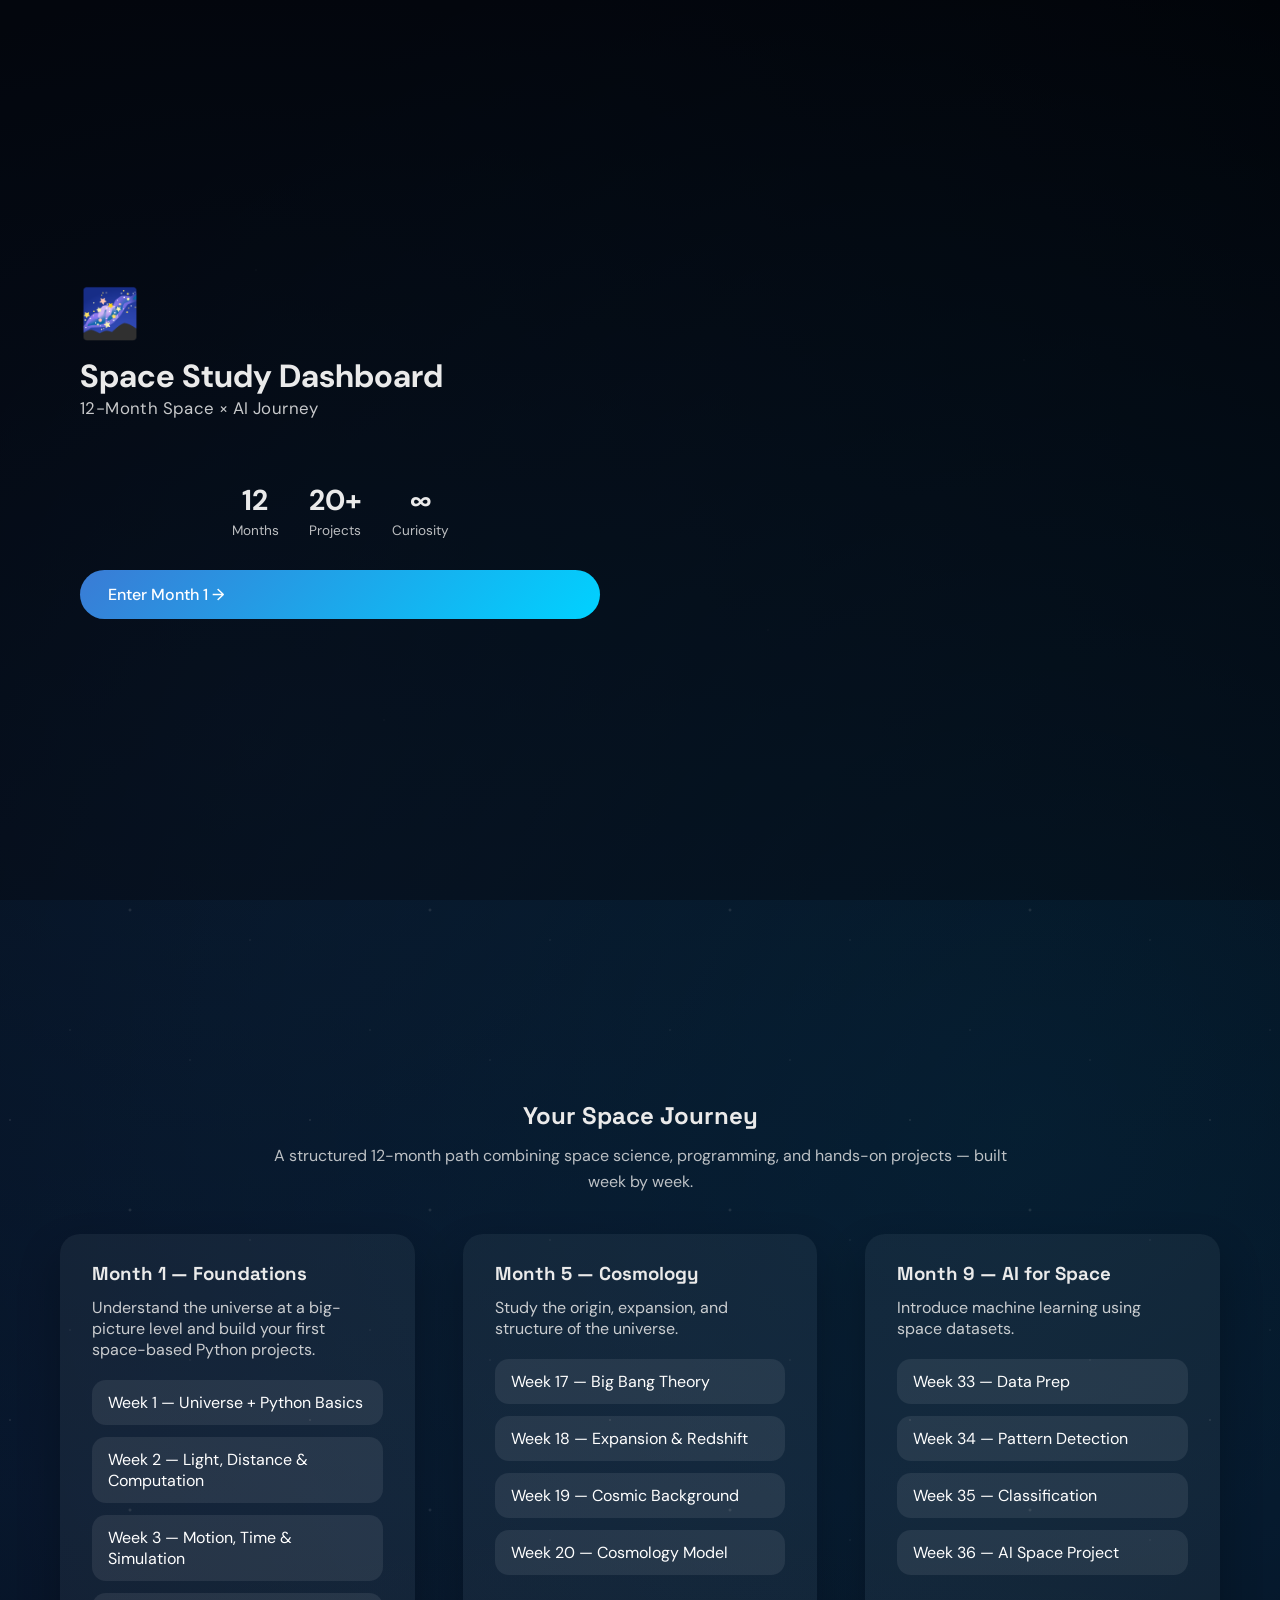
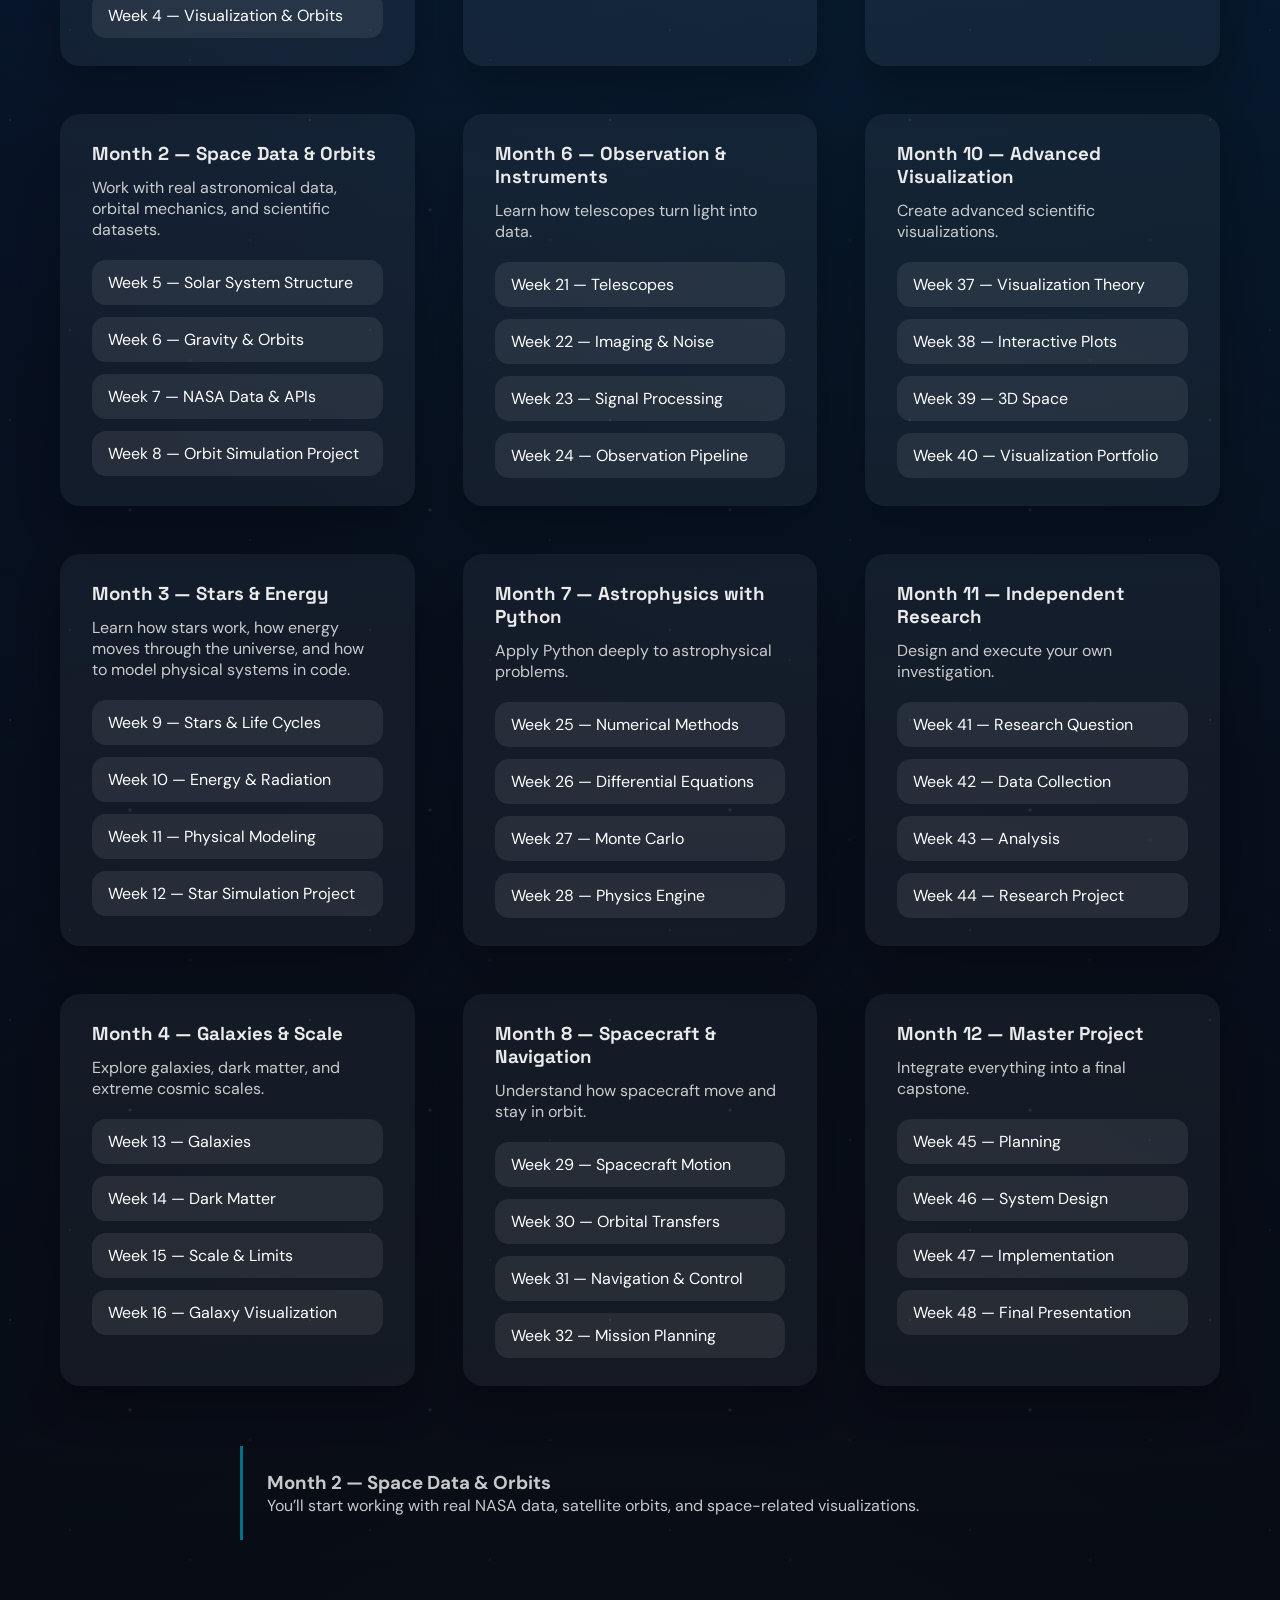
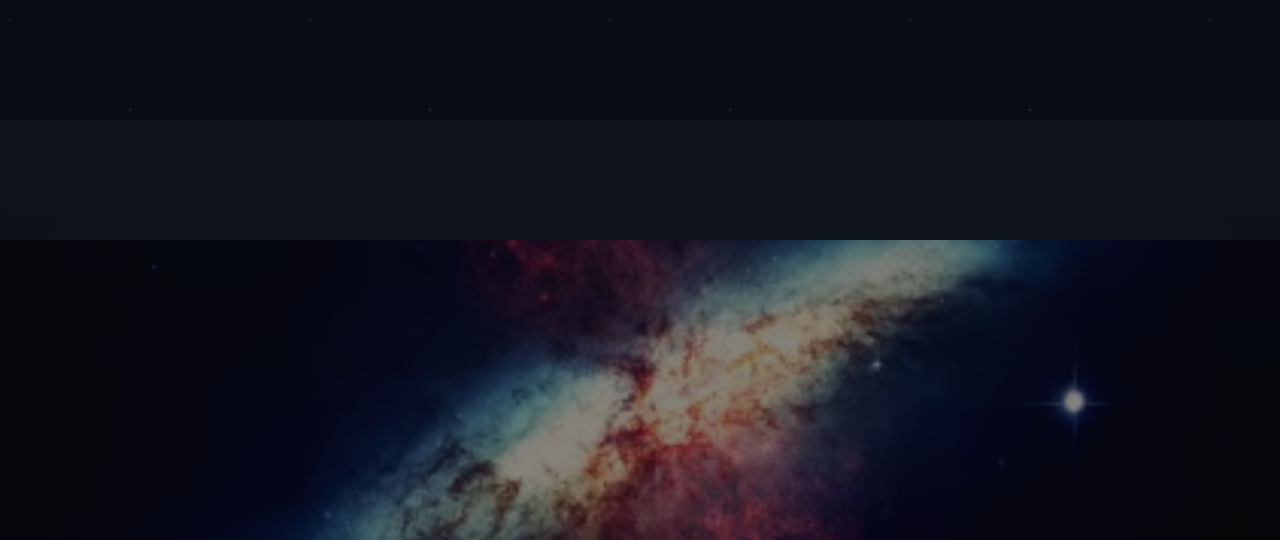
<file: SpaceTech/index.html>
<!DOCTYPE html>
<html lang="en">
<head>
  <meta charset="UTF-8" />
  <title>Space Study Dashboard</title>

  <!-- Google Fonts -->
  <link href="https://fonts.googleapis.com/css2?family=Space+Grotesk:wght@400;600&family=DM+Sans:wght@400;500&display=swap" rel="stylesheet">

  <!-- Main CSS -->
  <link rel="stylesheet" href="style.css">
</head>

<body>

    <div class="home">
        <div class="home-hero">

            <!-- Background Video -->
            <video
                class="hero-video"
                autoplay
                muted
                loop
                playsinline
            >
                <source src="assets/space-bg.mp4" type="video/mp4">
            </video>

            <!-- Dark overlay for readability -->
            <div class="hero-overlay"></div>

            <!-- Hero Content -->
            <div class="hero-content">
                <div class="logo">🌌</div>

                <h1>Space Study Dashboard</h1>
                <p class="subtitle">12-Month Space × AI Journey</p>

                <div class="home-stats">
                <div>
                    <strong>12</strong>
                    <span>Months</span>
                </div>
                <div>
                    <strong>20+</strong>
                    <span>Projects</span>
                </div>
                <div>
                    <strong>∞</strong>
                    <span>Curiosity</span>
                </div>
            </div>

                <a href="#month-1" class="button">
                Enter Month 1 →
                </a>
            </div>

        </div>

        <section class="space-section">

            <div class="stars-bg"></div>

            <div class="content">

                <section class="journey">
                    <h2>Your Space Journey</h2>
                    <p>
                        A structured 12-month path combining space science, programming,
                        and hands-on projects — built week by week.
                    </p>
                </section>

                <section class="months">

                    <!-- MONTH 1 -->
                    <div class="month-card" id="month-1">
                        <h3>Month 1 — Foundations</h3>
                        <p class="month-goal">
                        Understand the universe at a big-picture level and build
                        your first space-based Python projects.
                        </p>

                        <div class="weeks">
                        <a href="week1.html">Week 1 — Universe + Python Basics</a>
                        <a href="week2.html">Week 2 — Light, Distance & Computation</a>
                        <a href="week3.html">Week 3 — Motion, Time & Simulation</a>
                        <a href="week4.html">Week 4 — Visualization & Orbits</a>
                        </div>
                    </div>

                    <!-- MONTH 2 -->
                    <div class="month-card" id="month-2">
                        <h3>Month 2 — Space Data & Orbits</h3>
                        <p class="month-goal">
                        Work with real astronomical data, orbital mechanics,
                        and scientific datasets.
                        </p>

                        <div class="weeks">
                        <a href="week5.html">Week 5 — Solar System Structure</a>
                        <a href="week6.html">Week 6 — Gravity & Orbits</a>
                        <a href="week7.html">Week 7 — NASA Data & APIs</a>
                        <a href="week8.html">Week 8 — Orbit Simulation Project</a>
                        </div>
                    </div>

                    <!-- MONTH 3 -->
                    <div class="month-card" id="month-3">
                        <h3>Month 3 — Stars & Energy</h3>
                        <p class="month-goal">
                        Learn how stars work, how energy moves through the universe,
                        and how to model physical systems in code.
                        </p>

                        <div class="weeks">
                        <a href="week9.html">Week 9 — Stars & Life Cycles</a>
                        <a href="week10.html">Week 10 — Energy & Radiation</a>
                        <a href="week11.html">Week 11 — Physical Modeling</a>
                        <a href="week12.html">Week 12 — Star Simulation Project</a>
                        </div>
                    </div>

                    <!-- MONTH 4 -->
                    <div class="month-card" id="month-4">
                        <h3>Month 4 — Galaxies & Scale</h3>
                        <p class="month-goal">
                        Explore galaxies, dark matter, and extreme cosmic scales.
                        </p>

                        <div class="weeks">
                        <a href="week13.html">Week 13 — Galaxies</a>
                        <a href="week14.html">Week 14 — Dark Matter</a>
                        <a href="week15.html">Week 15 — Scale & Limits</a>
                        <a href="week16.html">Week 16 — Galaxy Visualization</a>
                        </div>
                    </div>

                    <!-- MONTH 5 -->
                    <div class="month-card" id="month-5">
                        <h3>Month 5 — Cosmology</h3>
                        <p class="month-goal">
                        Study the origin, expansion, and structure of the universe.
                        </p>

                        <div class="weeks">
                        <a href="week17.html">Week 17 — Big Bang Theory</a>
                        <a href="week18.html">Week 18 — Expansion & Redshift</a>
                        <a href="week19.html">Week 19 — Cosmic Background</a>
                        <a href="week20.html">Week 20 — Cosmology Model</a>
                        </div>
                    </div>

                    <!-- MONTH 6 -->
                    <div class="month-card" id="month-6">
                        <h3>Month 6 — Observation & Instruments</h3>
                        <p class="month-goal">
                        Learn how telescopes turn light into data.
                        </p>

                        <div class="weeks">
                        <a href="week21.html">Week 21 — Telescopes</a>
                        <a href="week22.html">Week 22 — Imaging & Noise</a>
                        <a href="week23.html">Week 23 — Signal Processing</a>
                        <a href="week24.html">Week 24 — Observation Pipeline</a>
                        </div>
                    </div>

                    <!-- MONTH 7 -->
                    <div class="month-card" id="month-7">
                        <h3>Month 7 — Astrophysics with Python</h3>
                        <p class="month-goal">
                        Apply Python deeply to astrophysical problems.
                        </p>

                        <div class="weeks">
                        <a href="week25.html">Week 25 — Numerical Methods</a>
                        <a href="week26.html">Week 26 — Differential Equations</a>
                        <a href="week27.html">Week 27 — Monte Carlo</a>
                        <a href="week28.html">Week 28 — Physics Engine</a>
                        </div>
                    </div>

                    <!-- MONTH 8 -->
                    <div class="month-card" id="month-8">
                        <h3>Month 8 — Spacecraft & Navigation</h3>
                        <p class="month-goal">
                        Understand how spacecraft move and stay in orbit.
                        </p>

                        <div class="weeks">
                        <a href="week29.html">Week 29 — Spacecraft Motion</a>
                        <a href="week30.html">Week 30 — Orbital Transfers</a>
                        <a href="week31.html">Week 31 — Navigation & Control</a>
                        <a href="week32.html">Week 32 — Mission Planning</a>
                        </div>
                    </div>

                    <!-- MONTH 9 -->
                    <div class="month-card" id="month-9">
                        <h3>Month 9 — AI for Space</h3>
                        <p class="month-goal">
                        Introduce machine learning using space datasets.
                        </p>

                        <div class="weeks">
                        <a href="week33.html">Week 33 — Data Prep</a>
                        <a href="week34.html">Week 34 — Pattern Detection</a>
                        <a href="week35.html">Week 35 — Classification</a>
                        <a href="week36.html">Week 36 — AI Space Project</a>
                        </div>
                    </div>

                    <!-- MONTH 10 -->
                    <div class="month-card" id="month-10">
                        <h3>Month 10 — Advanced Visualization</h3>
                        <p class="month-goal">
                        Create advanced scientific visualizations.
                        </p>

                        <div class="weeks">
                        <a href="week37.html">Week 37 — Visualization Theory</a>
                        <a href="week38.html">Week 38 — Interactive Plots</a>
                        <a href="week39.html">Week 39 — 3D Space</a>
                        <a href="week40.html">Week 40 — Visualization Portfolio</a>
                        </div>
                    </div>

                    <!-- MONTH 11 -->
                    <div class="month-card" id="month-11">
                        <h3>Month 11 — Independent Research</h3>
                        <p class="month-goal">
                        Design and execute your own investigation.
                        </p>

                        <div class="weeks">
                        <a href="week41.html">Week 41 — Research Question</a>
                        <a href="week42.html">Week 42 — Data Collection</a>
                        <a href="week43.html">Week 43 — Analysis</a>
                        <a href="week44.html">Week 44 — Research Project</a>
                        </div>
                    </div>

                    <!-- MONTH 12 -->
                    <div class="month-card" id="month-12">
                        <h3>Month 12 — Master Project</h3>
                        <p class="month-goal">
                        Integrate everything into a final capstone.
                        </p>

                        <div class="weeks">
                        <a href="week45.html">Week 45 — Planning</a>
                        <a href="week46.html">Week 46 — System Design</a>
                        <a href="week47.html">Week 47 — Implementation</a>
                        <a href="week48.html">Week 48 — Final Presentation</a>
                        </div>
                    </div>

                </section>


                <section class="month-preview">
                    <h3>Month 2 — Space Data & Orbits</h3>
                    <p>
                        You’ll start working with real NASA data,
                        satellite orbits, and space-related visualizations.
                    </p>
                </section>

            </div>
        </section>

    </div>

    <section class="end-image">
        <img src="assets/end-space.jpg" alt="Deep Space">
    </section>


  <script src="script.js"></script>
</body>
</html>
</file>
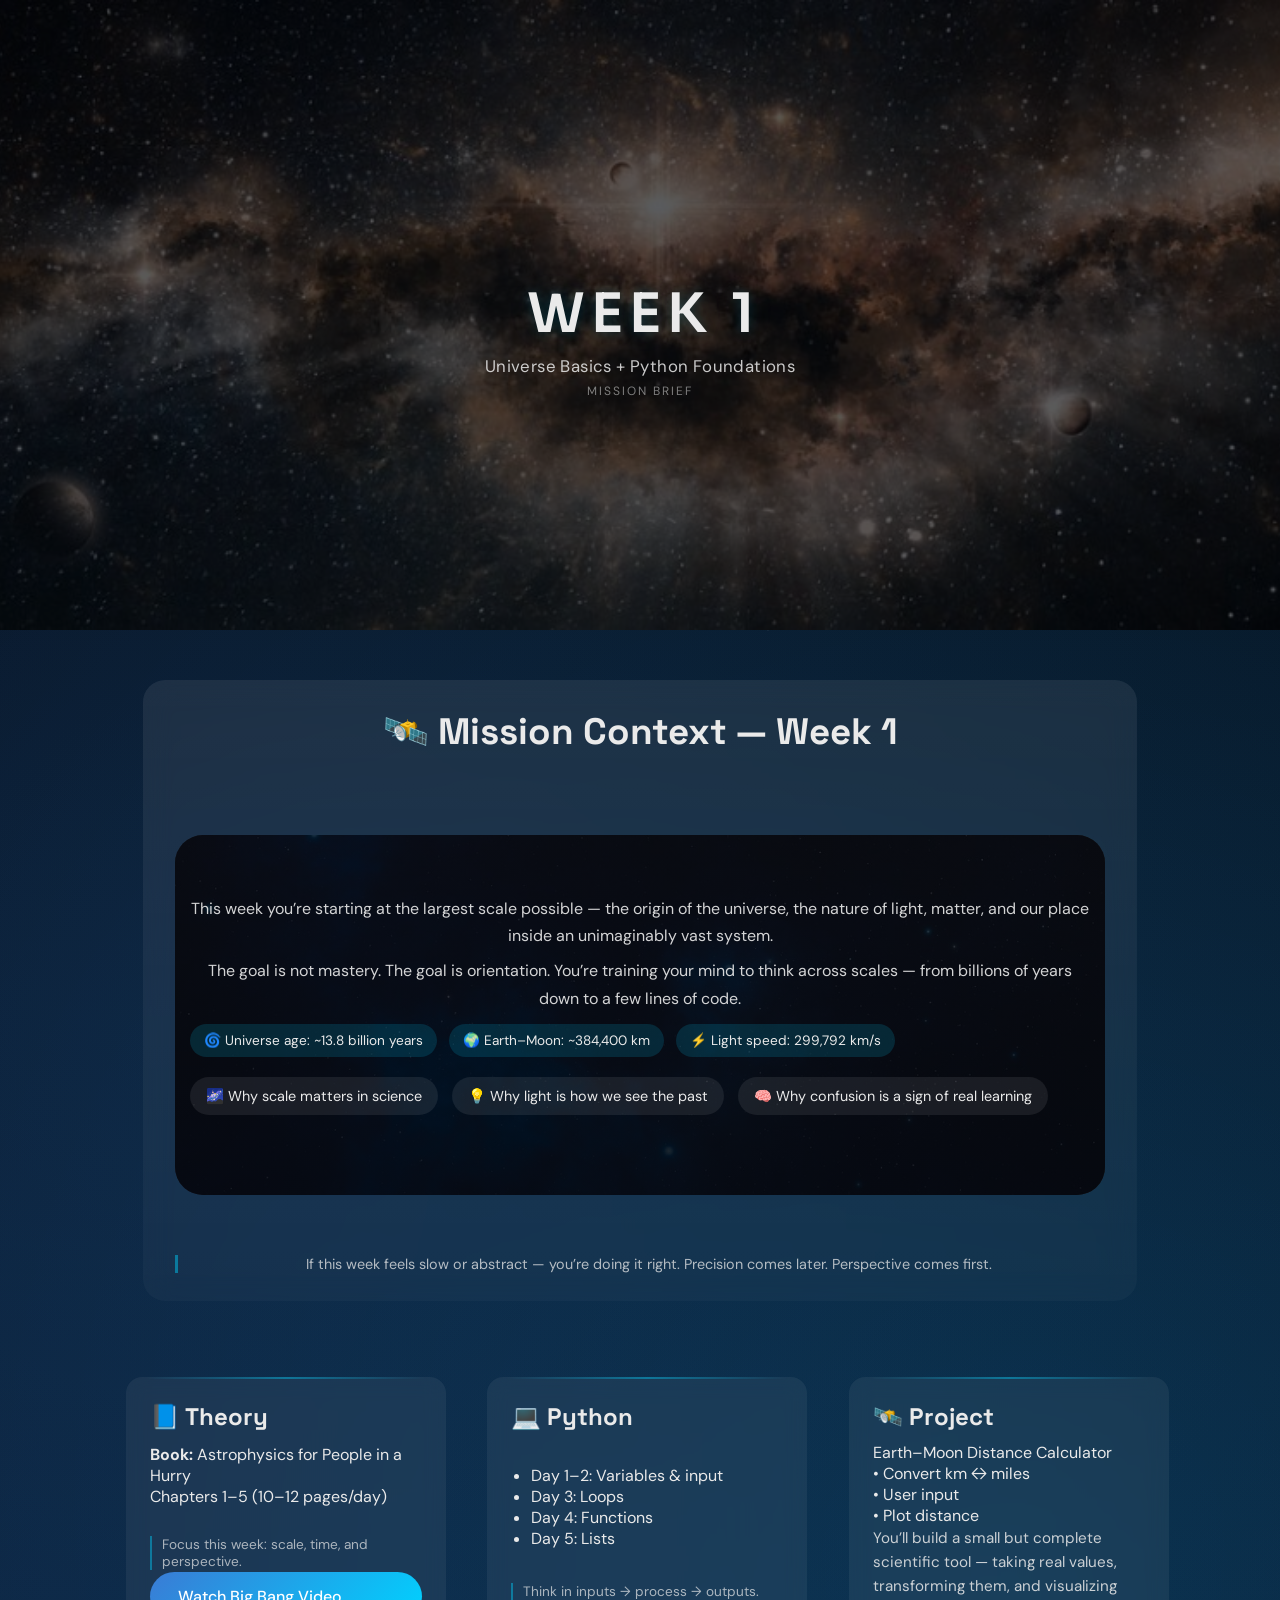
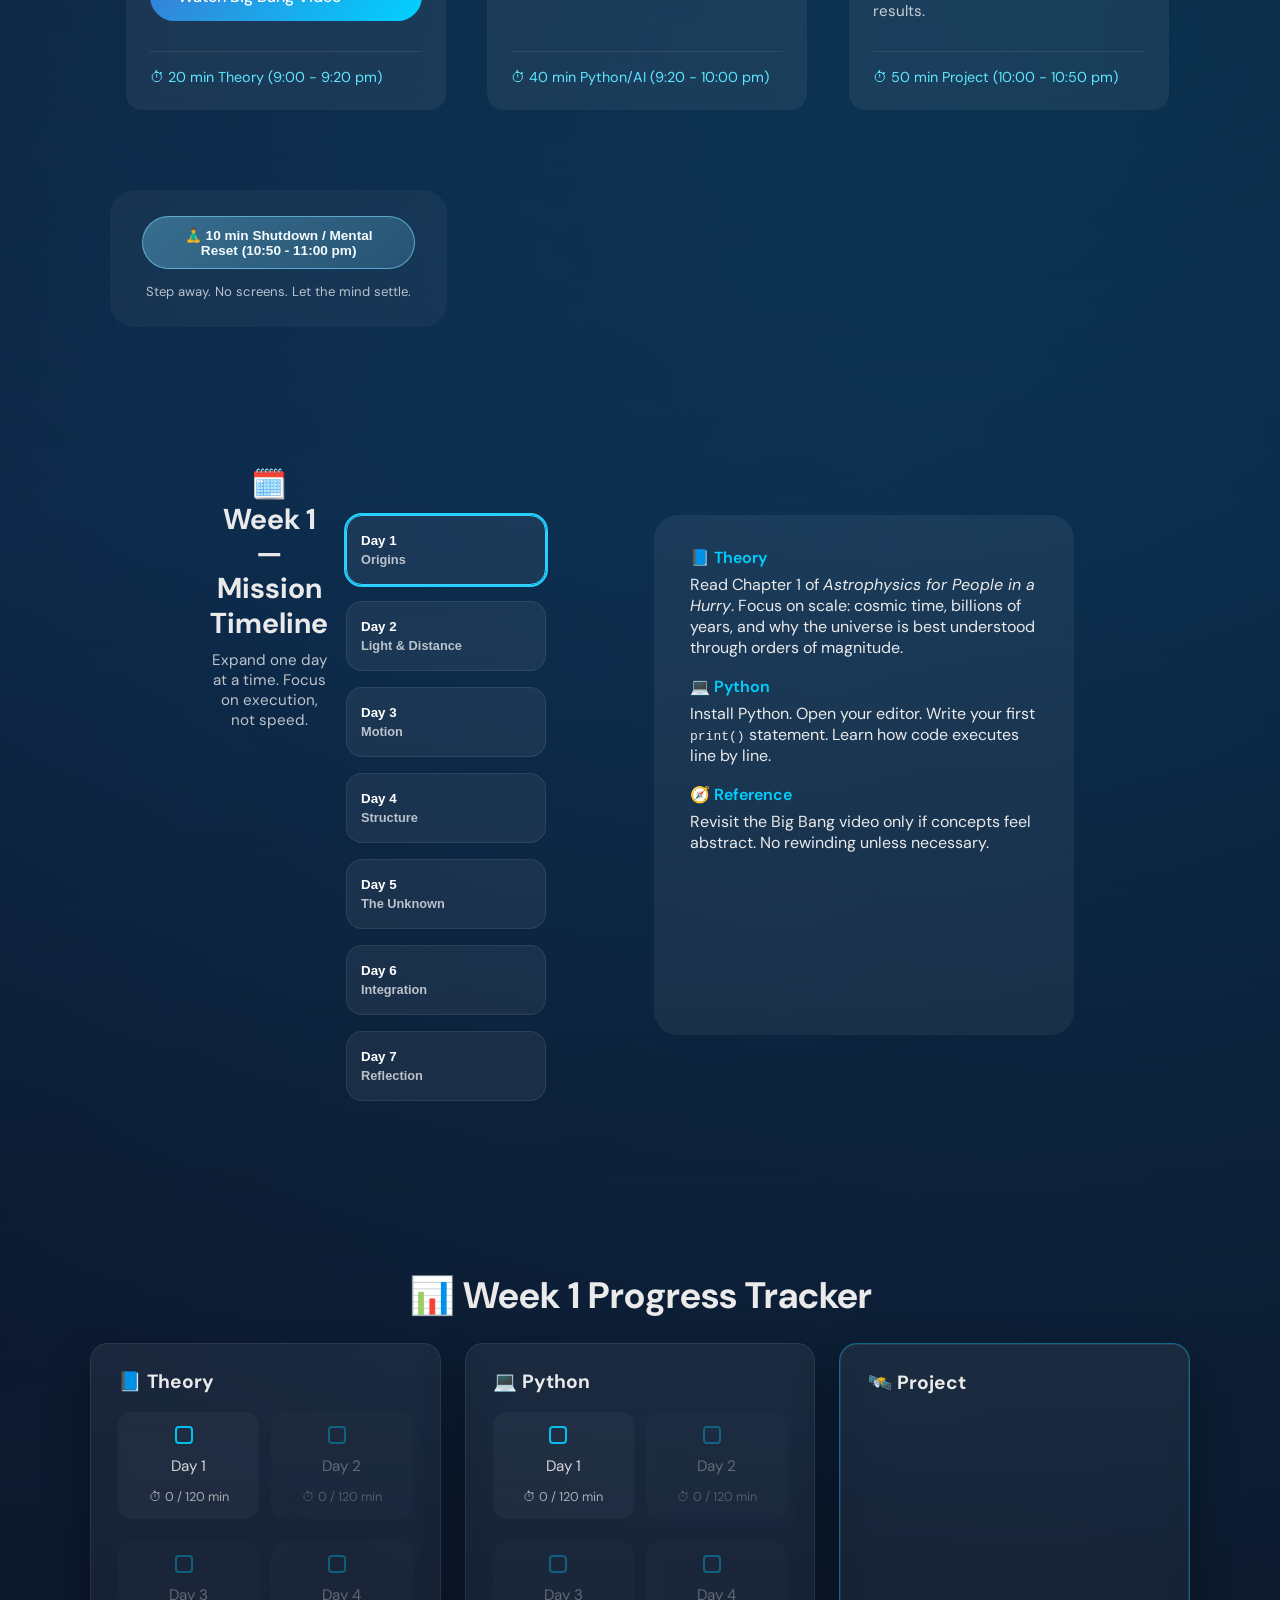
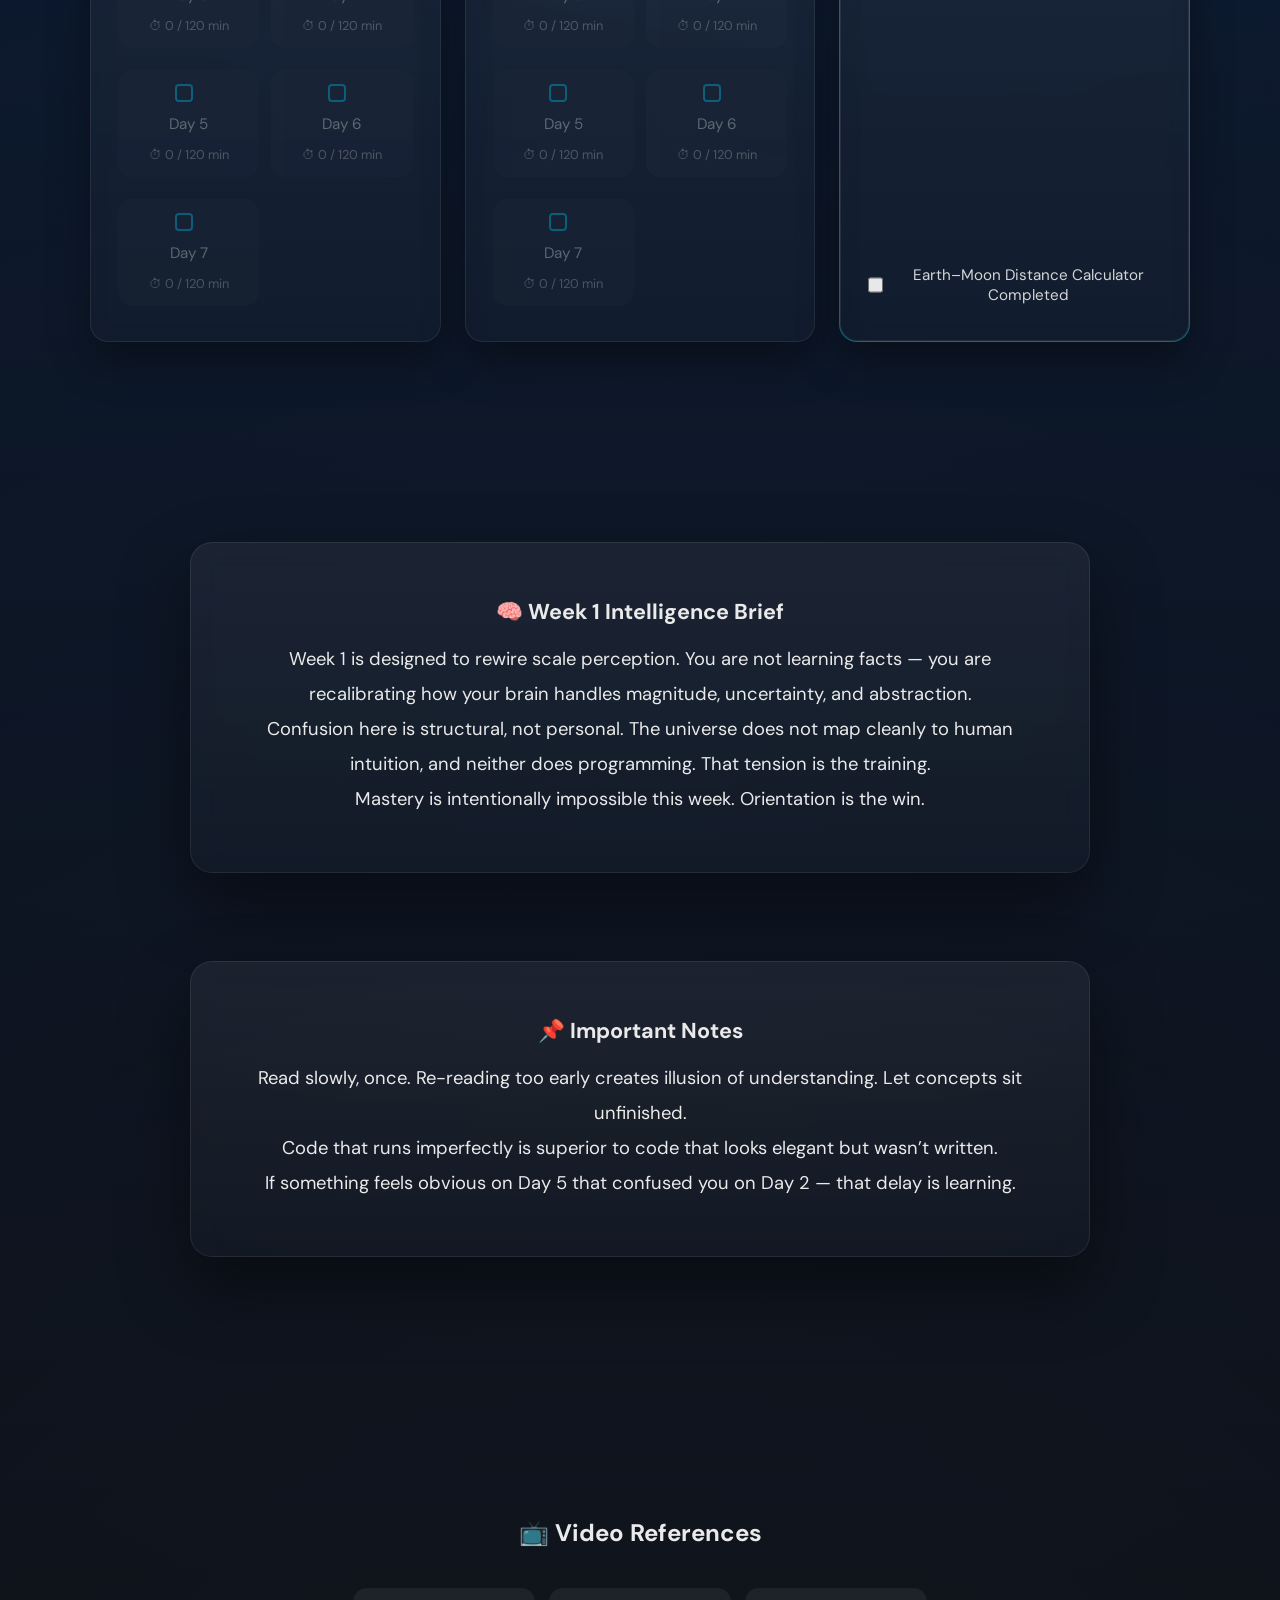
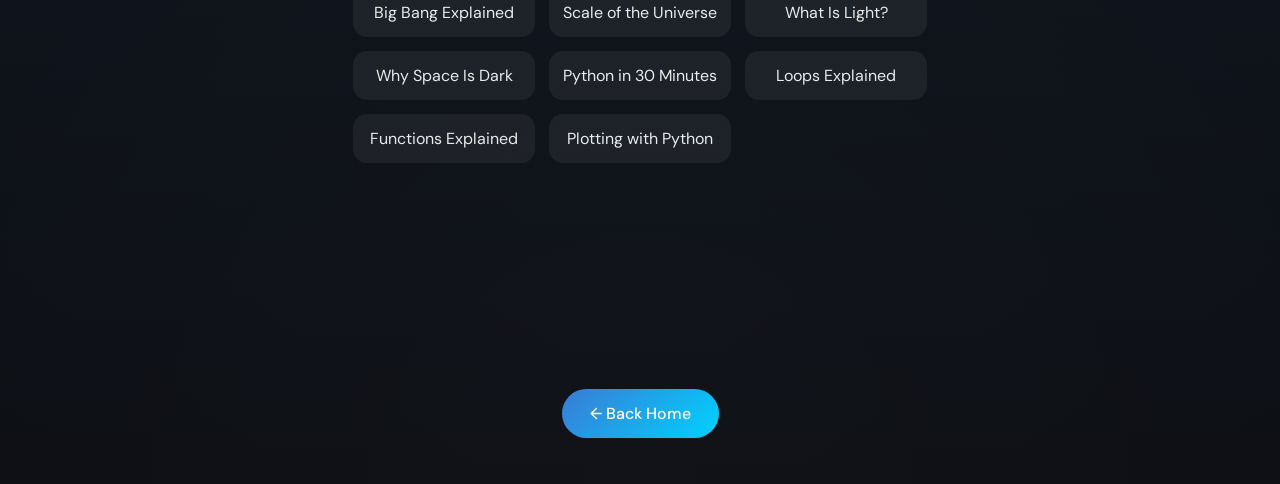
<file: SpaceTech/week1.html>
<!DOCTYPE html>
<html lang="en">
<head>
  <meta charset="UTF-8" />
  <title>Week 1 — Space Foundations</title>

  <link href="https://fonts.googleapis.com/css2?family=Space+Grotesk:wght@400;600&family=DM+Sans:wght@400;500&display=swap" rel="stylesheet">
  <link href="https://fonts.googleapis.com/css2?family=Montserrat+Alternates:wght@500;600;700&display=swap" rel="stylesheet">
  <link href="https://fonts.googleapis.com/css2?family=IBM+Plex+Sans+Condensed:wght@400;500;600&display=swap" rel="stylesheet">
  <link href="https://fonts.googleapis.com/css2?family=Sora:wght@500;600;700&display=swap" rel="stylesheet">
  <link rel="stylesheet" href="style.css">
</head>

<body>

    <div class="container">
        <div class="week-hero">
            <h1 class="week-title" id="week-title">
            <span>W</span><span>E</span><span>E</span><span>K</span><span>&nbsp;</span><span>1</span>   
            </h1>   

            <p class="subtitle">
            Universe Basics + Python Foundations
            <span class="subtitle-tag">MISSION BRIEF</span>
            </p>
        </div>


        <div class="mission-brief-card">
            <h3>🛰️ Mission Context — Week 1</h3>

            <section class="mission-band">
                <div class="mission-band-overlay">

                    <p class="mission-lead">
                        This week you’re starting at the largest scale possible — the origin of the universe,
                        the nature of light, matter, and our place inside an unimaginably vast system.
                    </p>

                    <p class="mission-lead">
                        The goal is not mastery. The goal is orientation.
                        You’re training your mind to think across scales — from billions of years
                        down to a few lines of code.
                    </p> 
                    
                    <div class="mission-metrics">
                        <span>🌀 Universe age: ~13.8 billion years</span>
                        <span>🌍 Earth–Moon: ~384,400 km</span>
                        <span>⚡ Light speed: 299,792 km/s</span>
                    </div>    

                    <div class="mission-points">
                        <div>🌌 Why scale matters in science</div>
                        <div>💡 Why light is how we see the past</div>
                        <div>🧠 Why confusion is a sign of real learning</div>
                    </div>
                </div>
            </section>

            

            <p class="mission-note">
                If this week feels slow or abstract — you’re doing it right.
                Precision comes later. Perspective comes first.
            </p>
        </div>



        <div class="grid">
            <div class="card">
                <h2>📘 Theory</h2>

                    <div class="card-content">
                        <p>
                        <b>Book:</b> Astrophysics for People in a Hurry<br>
                        Chapters 1–5 (10–12 pages/day)
                        </p>
                    </div>
                
                <p class="card-hint">
                Focus this week: scale, time, and perspective.
                </p>


                <a class="button" target="_blank"
                    href="https://www.youtube.com/watch?v=H3KpR6EyZX0">
                    Watch Big Bang Video
                </a>

                <div class="time-breakdown">
                    <span>⏱ 20 min Theory (9:00 - 9:20 pm)</span>
                    
                </div>

            </div>

            <div class="card">
                <h2>💻 Python</h2>
                <ul>
                    <li>Day 1–2: Variables & input</li>
                    <li>Day 3: Loops</li>
                    <li>Day 4: Functions</li>
                    <li>Day 5: Lists</li>
                </ul>
                <p class="card-hint">
                Think in inputs → process → outputs.
                </p>

                <div class="time-breakdown">
                    
                    <span>⏱ 40 min Python/AI (9:20 - 10:00 pm)</span>
                    
                </div>


            </div>

            <div class="card">
                <h2>🛰️ Project</h2>
                <p>
                    Earth–Moon Distance Calculator<br>
                    • Convert km ↔ miles<br>
                    • User input<br>
                    • Plot distance
                </p>
                <p class="project-desc">
                You’ll build a small but complete scientific tool — taking real values,
                transforming them, and visualizing results.
                </p>

                <div class="time-breakdown">
                    <span>⏱ 50 min Project (10:00 - 10:50 pm)</span>
                </div>

            </div>

            <div class="shutdown-strip">
                <a href="https://youtube.com/"> 
                    <button class="shutdown-btn">
                        🧘‍♂️ 10 min Shutdown / Mental Reset (10:50 - 11:00 pm)
                    </button>
                </a>
                    <p class="shutdown-hint">
                    Step away. No screens. Let the mind settle.
                    </p>
                
            </div>

        </div>
        

        <section class="week-timeline">

                <div class="timeline-header">
                    <h2>🗓️ Week 1 — Mission Timeline</h2>
                    <p class="section-intro">
                        Expand one day at a time. Focus on execution, not speed.
                    </p>
                </div>


                <div class="timeline-shell">
                <div class="timeline-days">
                    <button class="day-btn active" data-day="1">Day 1<br><span>Origins</span></button>
                    <button class="day-btn" data-day="2">Day 2<br><span>Light & Distance</span></button>
                    <button class="day-btn" data-day="3">Day 3<br><span>Motion</span></button>
                    <button class="day-btn" data-day="4">Day 4<br><span>Structure</span></button>
                    <button class="day-btn" data-day="5">Day 5<br><span>The Unknown</span></button>
                    <button class="day-btn" data-day="6">Day 6<br><span>Integration</span></button>
                    <button class="day-btn" data-day="7">Day 7<br><span>Reflection</span></button>
                </div>


                <div class="timeline-panel">
                    <!-- DAY 1 -->
                    <div class="day-panel active" data-day="1">
                        <div class="day-section">
                            <h4>📘 Theory</h4>
                                <p>
                                    Read Chapter 1 of <i>Astrophysics for People in a Hurry</i>.
                                    Focus on scale: cosmic time, billions of years, and why the universe
                                    is best understood through orders of magnitude.
                                </p>
                        </div>

                        <div class="day-section">
                            <h4>💻 Python</h4>
                            <p>
                                Install Python. Open your editor. Write your first <code>print()</code>
                                statement. Learn how code executes line by line.
                            </p>
                        </div>

                        <div class="day-section">
                            <h4>🧭 Reference</h4>
                            <p>
                                Revisit the Big Bang video only if concepts feel abstract.
                                No rewinding unless necessary.
                            </p>
                        </div>
                    </div>
                            
                    
                

                    <div class="day-panel" data-day="2">      
                        <!-- DAY 2 -->
                        <div class="day-section">
                            <h4>📘 Theory</h4>
                            <p>
                                Read Chapter 2 of <i>Astrophysics for People in a Hurry</i>.
                                Focus on the idea that light is a time machine — when you see stars,
                                you are seeing the past. Pay attention to how distance in space
                                is measured using light-years, not kilometers.
                            </p>
                            <p>
                                Try to internalize this idea: distance ≠ space alone, distance = time.
                                This mental shift is foundational for all astronomy.
                            </p>
                        </div>

                        <div class="day-section">
                            <h4>💻 Python</h4>
                            <p>
                                Learn variables, numbers, and strings. Understand how Python stores
                                values in memory. Practice taking user input using <code>input()</code>
                                and converting it into numbers.
                            </p>
                            <p>
                                Write small experiments: ask the user for a distance and print it
                                back in a sentence. Focus on clarity, not cleverness.
                            </p>
                        </div>

                        <div class="day-section">
                            <h4>🧭 Reference</h4>
                            <p>
                                If the idea of light-years feels abstract, revisit a short explainer
                                on cosmic distance scales. Avoid watching multiple videos — one is enough.
                            </p>
                        </div>
                    </div>
                        

                    <div class="day-panel" data-day="3">
                        <!-- DAY 3 -->
                        <div class="day-section">
                            <h4>📘 Theory</h4>
                            <p>
                                Read Chapter 3. Focus on energy, radiation, and motion.
                                Notice how motion governs everything in the universe —
                                from planets to galaxies to light itself.
                            </p>
                            <p>
                                Start thinking of the universe as a dynamic system,
                                not a static picture. Nothing is still.
                            </p>
                        </div>

                        <div class="day-section">
                            <h4>💻 Python</h4>
                            <p>
                                Learn loops (<code>for</code> and <code>while</code>).
                                Understand repetition as a way to model motion and change over time.
                            </p>
                            <p>
                                Practice looping through numbers and printing values.
                                Think of each loop iteration as a “moment in time.”
                            </p>
                        </div>

                        <div class="day-section">
                            <h4>🧭 Reference</h4>
                            <p>
                                If loops feel confusing, slow down and rewrite examples by hand.
                                Understanding loops now will save you months later.
                            </p>
                        </div>
                    </div>
                            

                    <div class="day-panel" data-day="4">
                        <!-- DAY 4 -->
                        <div class="day-section">
                            <h4>📘 Theory</h4>
                            <p>
                                Read Chapter 4 of <i>Astrophysics for People in a Hurry</i>.
                                Focus on how matter organizes itself into structures — stars,
                                galaxies, clusters, and large-scale cosmic webs.
                            </p>
                            <p>
                                Think in terms of systems: individual objects matter less than
                                how they interact. This systems-level thinking will later connect
                                directly to programming and data science.
                            </p>
                        </div>

                        <div class="day-section">
                            <h4>💻 Python</h4>
                            <p>
                                Learn functions. Understand the idea of inputs → processing → outputs.
                                A function is a reusable unit of logic, just like physical laws
                                are reusable across the universe.
                            </p>
                            <p>
                                Practice writing simple functions that take numbers as input
                                and return calculated values. Keep names descriptive and simple.
                            </p>
                        </div>

                        <div class="day-section">
                            <h4>🧭 Reference</h4>
                            <p>
                                If functions feel abstract, rewrite them in plain English first.
                                Code clarity matters more than compactness at this stage.
                            </p>
                        </div>
                    </div>
                        

                    <div class="day-panel" data-day="5">
                        <!-- DAY 5 -->
                        <div class="day-section">
                            <h4>📘 Theory</h4>
                            <p>
                                Read Chapter 5. This chapter introduces dark matter and the limits
                                of our current understanding. Pay attention to what scientists
                                admit they do not know.
                            </p>
                            <p>
                                This is an important mindset shift: not knowing is normal in science.
                                Progress happens by asking better questions, not by having all answers.
                            </p>
                        </div>

                        <div class="day-section">
                            <h4>💻 Python</h4>
                            <p>
                                Learn lists and basic indexing. Lists allow you to store multiple
                                related values — just like astronomers store catalogs of stars
                                or galaxies.
                            </p>
                            <p>
                                Practice creating lists, accessing elements, and looping through them.
                                Focus on understanding how data is organized.
                            </p>
                        </div>

                        <div class="day-section">
                            <h4>🧭 Reference</h4>
                            <p>
                                If lists feel confusing, visualize them as labeled boxes in order.
                                Avoid jumping ahead to complex data structures.
                            </p>
                        </div>
                    </div>
                            

                    <div class="day-panel" data-day="6">
                        <!-- DAY 6 -->
                        <div class="day-section">
                            <h4>📘 Theory</h4>
                            <p>
                                Do not read new chapters today. Instead, revisit your notes from
                                Chapters 1–5. Focus on connecting ideas rather than memorizing facts.
                            </p>
                            <p>
                                Ask yourself: How do scale, light, motion, structure, and the unknown
                                connect into a single picture of the universe?
                            </p>
                        </div>

                        <div class="day-section">
                            <h4>💻 Python</h4>
                            <p>
                                Review all Python concepts learned this week: variables, loops,
                                functions, and lists. Read your own code slowly and improve clarity.
                            </p>
                            <p>
                                Rename variables, simplify logic, and remove anything unnecessary.
                                Clean code is a habit, not an afterthought.
                            </p>
                        </div>

                        <div class="day-section">
                            <h4>🧭 Reference</h4>
                            <p>
                                If something still feels unclear, revisit notes — not tutorials.
                                Your understanding should come from synthesis, not repetition.
                            </p>
                        </div>
                    </div>
                            

                    <div class="day-panel" data-day="7">
                        <!-- DAY 7 -->
                        <div class="day-section">
                            <h4>📘 Theory</h4>
                            <p>
                                No new reading today. Instead, reflect on what surprised you most
                                about the universe this week. Which ideas challenged your intuition?
                            </p>
                            <p>
                                Write a short paragraph (even outside the dashboard) summarizing
                                how your view of space has changed.
                            </p>
                        </div>

                        <div class="day-section">
                            <h4>💻 Python</h4>
                            <p>
                                Run your code one last time. Ensure everything works.
                                Add comments explaining what each part does.
                            </p>
                            <p>
                                This prepares you for sharing and revisiting your work later.
                            </p>
                        </div>

                        <div class="day-section">
                            <h4>🧭 Reference</h4>
                            <p>
                                Resist the urge to “learn more” today. Reflection is part of learning.
                                Week 2 will build on this foundation.
                            </p>
                        </div>
                    </div>
                            
                </div>           
            
        </section>




        <section class="progress-tracker">
            <h2 class="progress-heading">📊 Week 1 Progress Tracker</h2>

            <div class="tracker-grid">

                <!-- THEORY -->
                <div class="progress-card">
                <h3>📘 Theory</h3>
                    <div class="check-grid checklist">
                        <label class="day-check" data-day="1">
                            <input type="checkbox" id="day1">
                            <span>Day 1</span>
                            <span class="time-indicator">⏱ 0 / 120 min</span>
                        </label>
                        <label class="day-check" data-day="2">
                        <input type="checkbox" id="day2">
                        <span>Day 2</span>
                        <span class="time-indicator">⏱ 0 / 120 min</span>
                        </label>
                        <label class="day-check" data-day="3">
                        <input type="checkbox" id="day3">
                        <span>Day 3</span>
                        <span class="time-indicator">⏱ 0 / 120 min</span>
                        </label>
                        <label class="day-check" data-day="4">
                        <input type="checkbox" id="day4">
                        <span>Day 4</span>
                        <span class="time-indicator">⏱ 0 / 120 min</span>
                        </label>
                        <label class="day-check" data-day="5">
                        <input type="checkbox" id="day5">
                        <span>Day 5</span>
                        <span class="time-indicator">⏱ 0 / 120 min</span>
                        </label>
                        <label class="day-check" data-day="6">
                        <input type="checkbox" id="day6">
                        <span>Day 6</span>
                        <span class="time-indicator">⏱ 0 / 120 min</span>
                        </label>
                        <label class="day-check" data-day="7">
                        <input type="checkbox" id="day7">
                        <span>Day 7</span>
                        <span class="time-indicator">⏱ 0 / 120 min</span>
                        </label>
                    </div>
                </div>

                <!-- PYTHON -->
                <div class="progress-card">
                <h3>💻 Python</h3>
                    <div class="check-grid checklist">
                        <label class="day-check python-check" data-day="1">
                        <input type="checkbox">
                        <span>Day 1</span>
                        <span class="time-indicator">⏱ 0 / 120 min</span>
                        </label>
                        <label class="day-check python-check" data-day="2">
                        <input type="checkbox">
                        <span>Day 2</span>
                        <span class="time-indicator">⏱ 0 / 120 min</span>
                        </label>
                        <label class="day-check python-check" data-day="3">
                        <input type="checkbox">
                        <span>Day 3</span>
                        <span class="time-indicator">⏱ 0 / 120 min</span>
                        </label>
                        <label class="day-check python-check" data-day="4">
                        <input type="checkbox">
                        <span>Day 4</span>
                        <span class="time-indicator">⏱ 0 / 120 min</span>
                        </label>
                        <label class="day-check python-check" data-day="5">
                        <input type="checkbox">
                        <span>Day 5</span>
                        <span class="time-indicator">⏱ 0 / 120 min</span>
                        </label>
                        <label class="day-check python-check" data-day="6">
                        <input type="checkbox">
                        <span>Day 6</span>
                        <span class="time-indicator">⏱ 0 / 120 min</span>
                        </label>
                        <label class="day-check python-check" data-day="7">
                        <input type="checkbox">
                        <span>Day 7</span>
                        <span class="time-indicator">⏱ 0 / 120 min</span>
                        </label>
                    </div>
                </div>

                <!-- PROJECT -->
                <div class="progress-card project-card">
                <h3>🛰️ Project</h3>

                <label class="project-check">
                    <input type="checkbox" id="w1-project">
                    Earth–Moon Distance Calculator Completed
                </label>

                <div id="projectLink" class="project-link">
                    <a href="https://github.com/" target="_blank" class="button">
                    Upload to GitHub →
                    </a>
                    <p class="hint">Paste your repository link here after uploading.</p>
                </div>
                </div>

            </div>
        </section>


        <section class="insights-wrapper">
            <div class="insights-stack">

                <div class="intel-brief">
                    <h3>🧠 Week 1 Intelligence Brief</h3>
                    <p>
                    Week 1 is designed to rewire scale perception. You are not learning facts —
                    you are recalibrating how your brain handles magnitude, uncertainty, and abstraction.
                    </p>
                    <p>
                    Confusion here is structural, not personal. The universe does not map cleanly
                    to human intuition, and neither does programming. That tension is the training.
                    </p>
                    <p>
                    Mastery is intentionally impossible this week. Orientation is the win.
                    </p>
                </div>

                <div class="important-notes">
                    <h3>📌 Important Notes</h3>
                    <p>
                    Read slowly, once. Re-reading too early creates illusion of understanding.
                    Let concepts sit unfinished.
                    </p>
                    <p>
                    Code that runs imperfectly is superior to code that looks elegant but wasn’t written.
                    </p>
                    <p>
                    If something feels obvious on Day 5 that confused you on Day 2 — that delay is learning.
                    </p>
                </div>
            </div>
        </section>


        <section class="video-references">
        <h2>📺 Video References</h2>

            <div class="video-grid">
                <a class="video-btn">Big Bang Explained</a>
                <a class="video-btn">Scale of the Universe</a>
                <a class="video-btn">What Is Light?</a>
                <a class="video-btn">Why Space Is Dark</a>
                <a class="video-btn">Python in 30 Minutes</a>
                <a class="video-btn">Loops Explained</a>
                <a class="video-btn">Functions Explained</a>
                <a class="video-btn">Plotting with Python</a>
                
            </div>
        </section>


        <div class="back-home-wrapper">
            <a href="index.html" class="button">← Back Home</a>
        </div>

    </div>

    <!-- 🚀 DAILY MISSION LOG MODAL -->
    <div id="noteModal" class="note-modal">
    <div class="note-box">

        <h3 id="noteTitle" class="modal-title">
        🧾 Day 1 — Mission Log
        </h3>

        <p class="modal-subtitle">
        Log what you *actually* executed today. Precision > perfection.
        </p>

        <!-- NOTES -->
        <label class="modal-label">📝 Execution Notes</label>
        <textarea
        id="dayNote"
        placeholder="Describe what you worked on, what was difficult, and what clicked."
        ></textarea>

        <!-- TIME -->
        <label class="modal-label">⏱ Time Invested (minutes)</label>
        <input
        id="dayTime"
        type="number"
        placeholder="120 required to unlock next day"
        />

        <!-- ACTIONS -->
        <div class="modal-actions">
        <button id="markComplete" class="button primary">
            ✅ Mark Complete
        </button>

        <button id="markIncomplete" class="button ghost">
            ↩ Mark Incomplete
        </button>
        </div>

    </div>
    </div>

    <script src="script.js"></script>

</body>
</html>
</file>
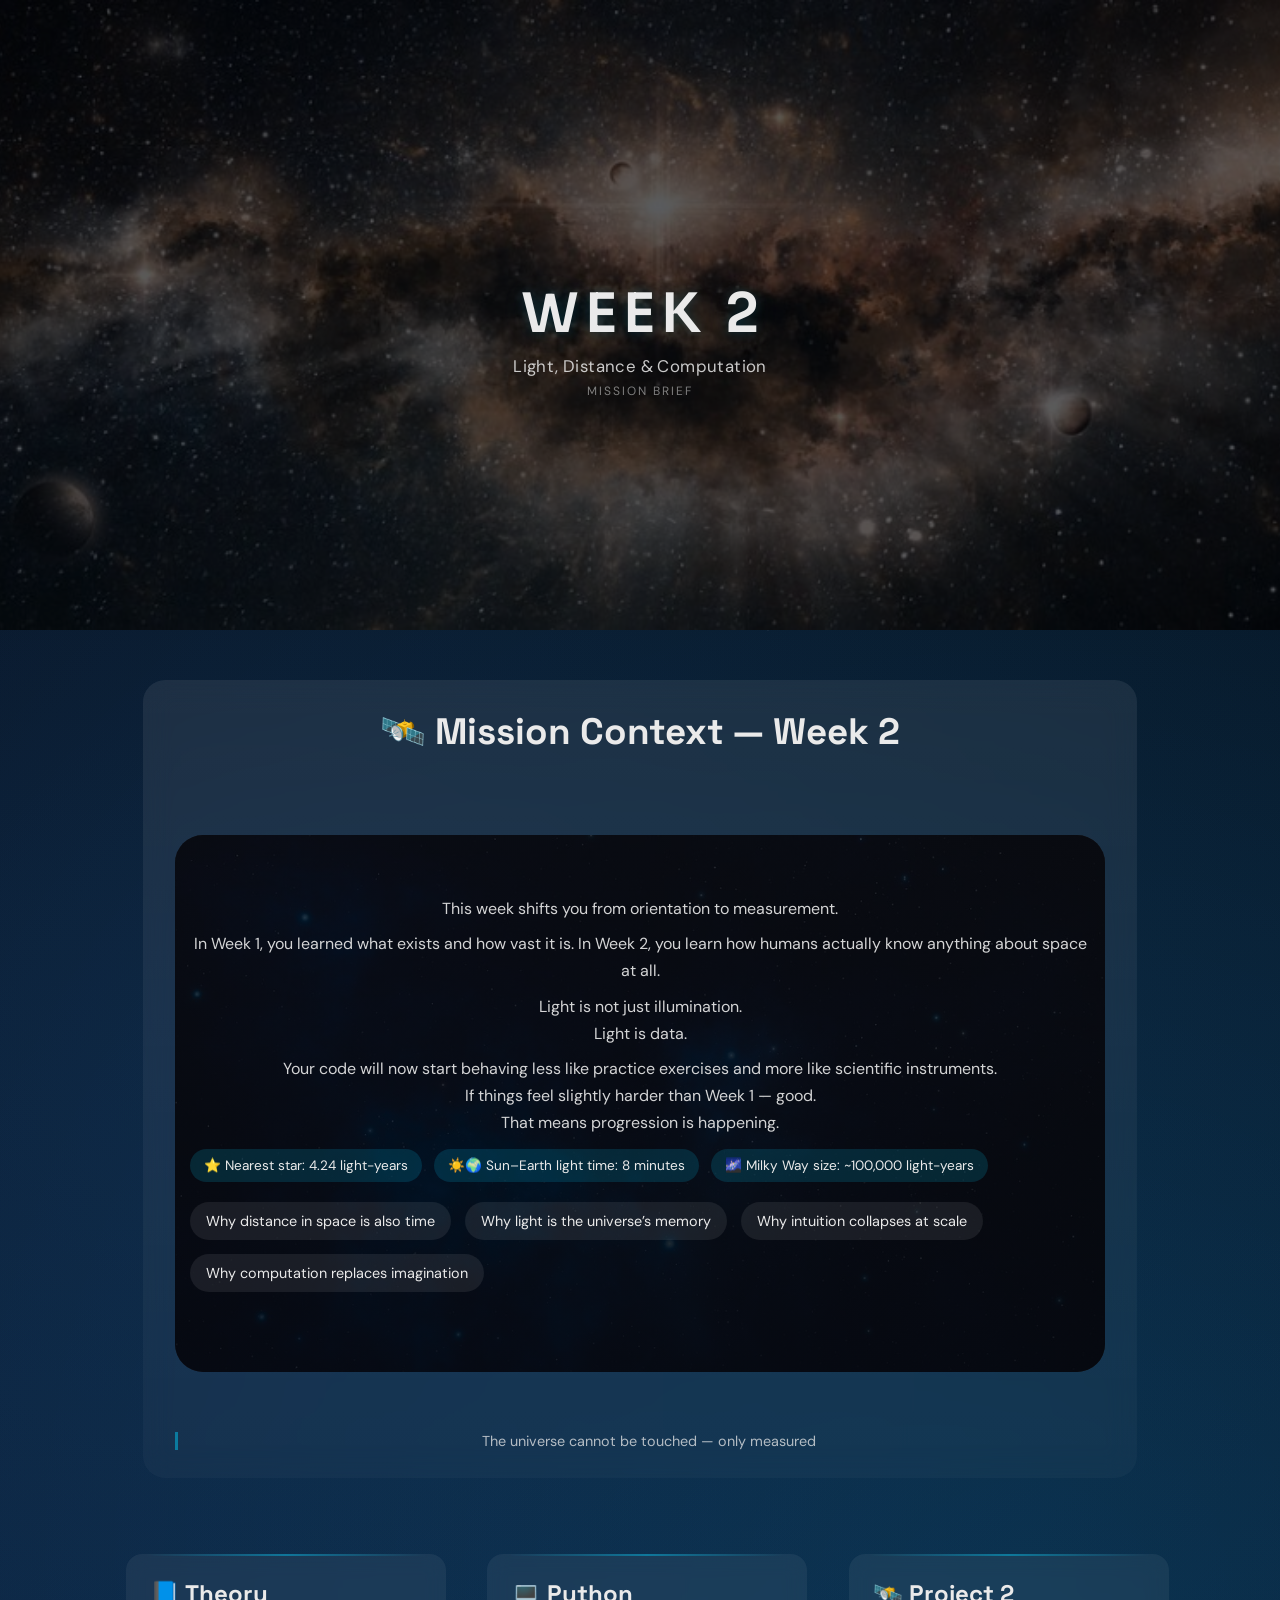
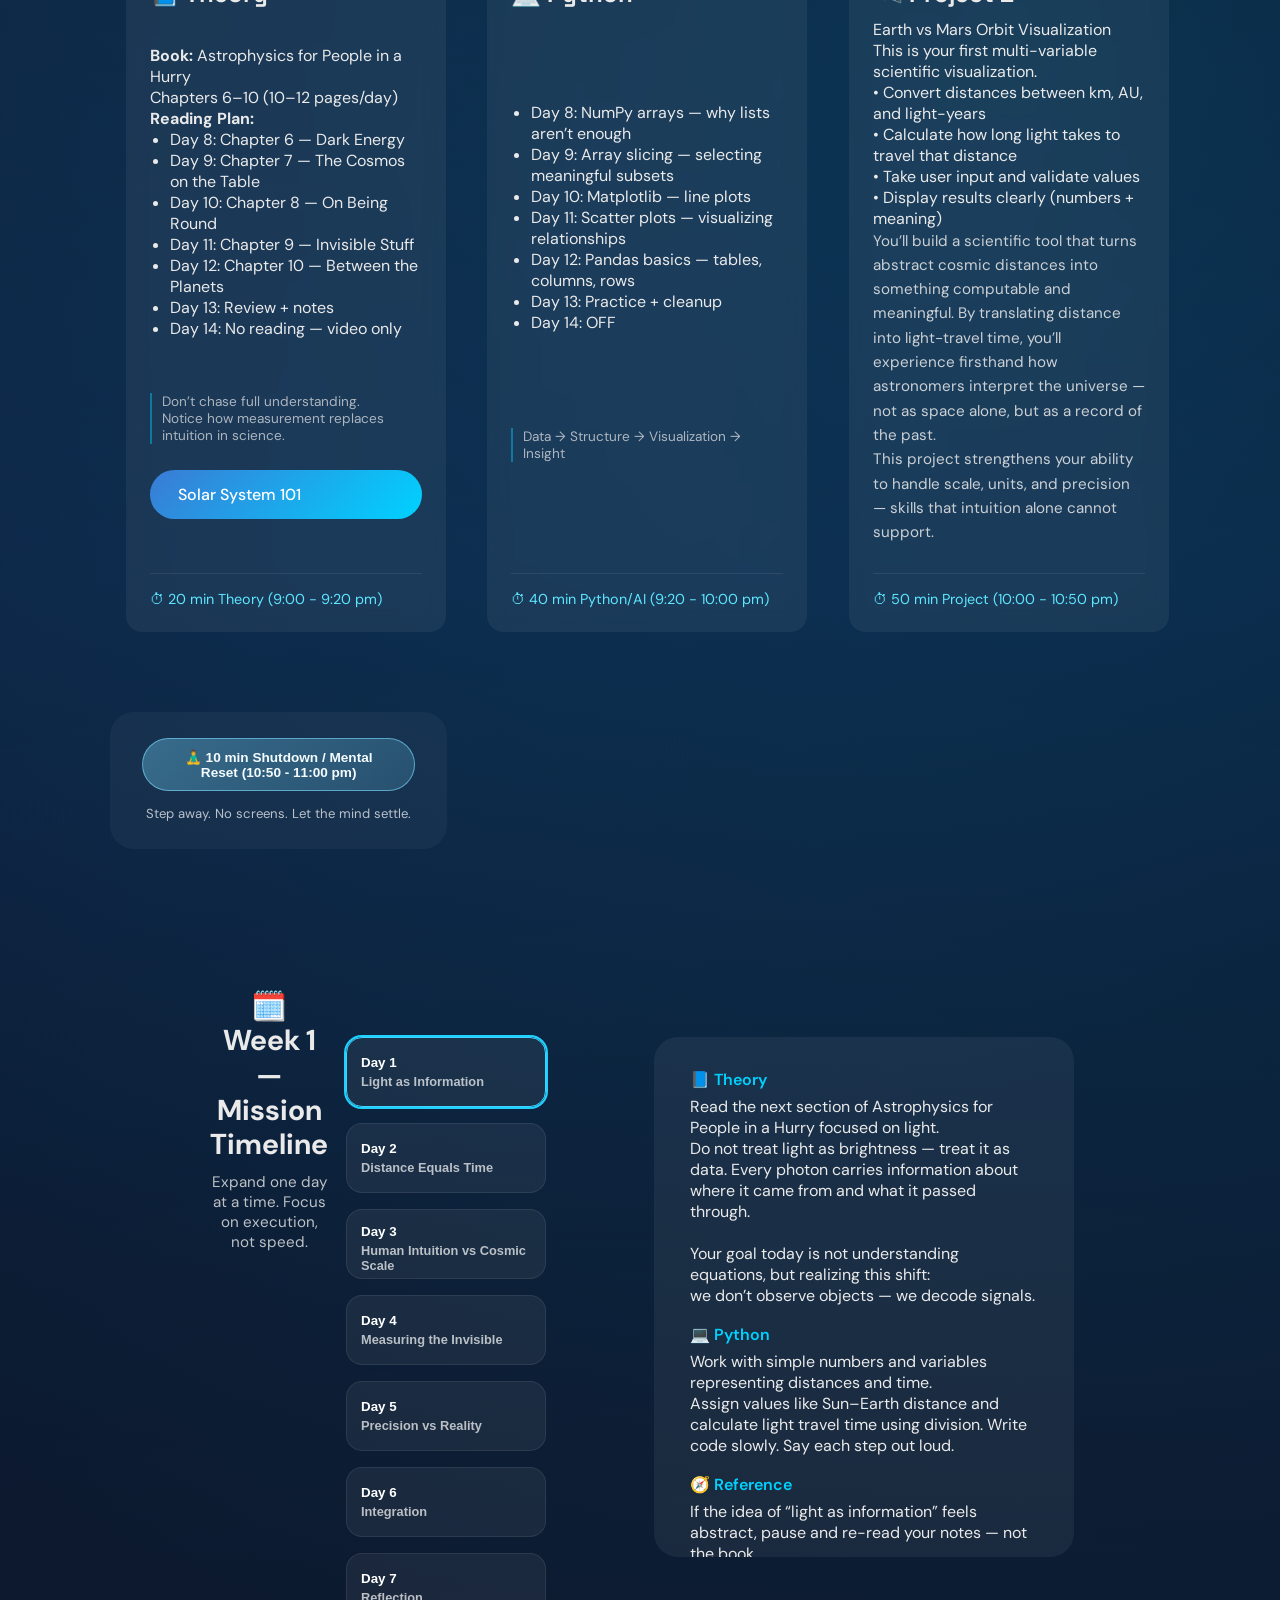
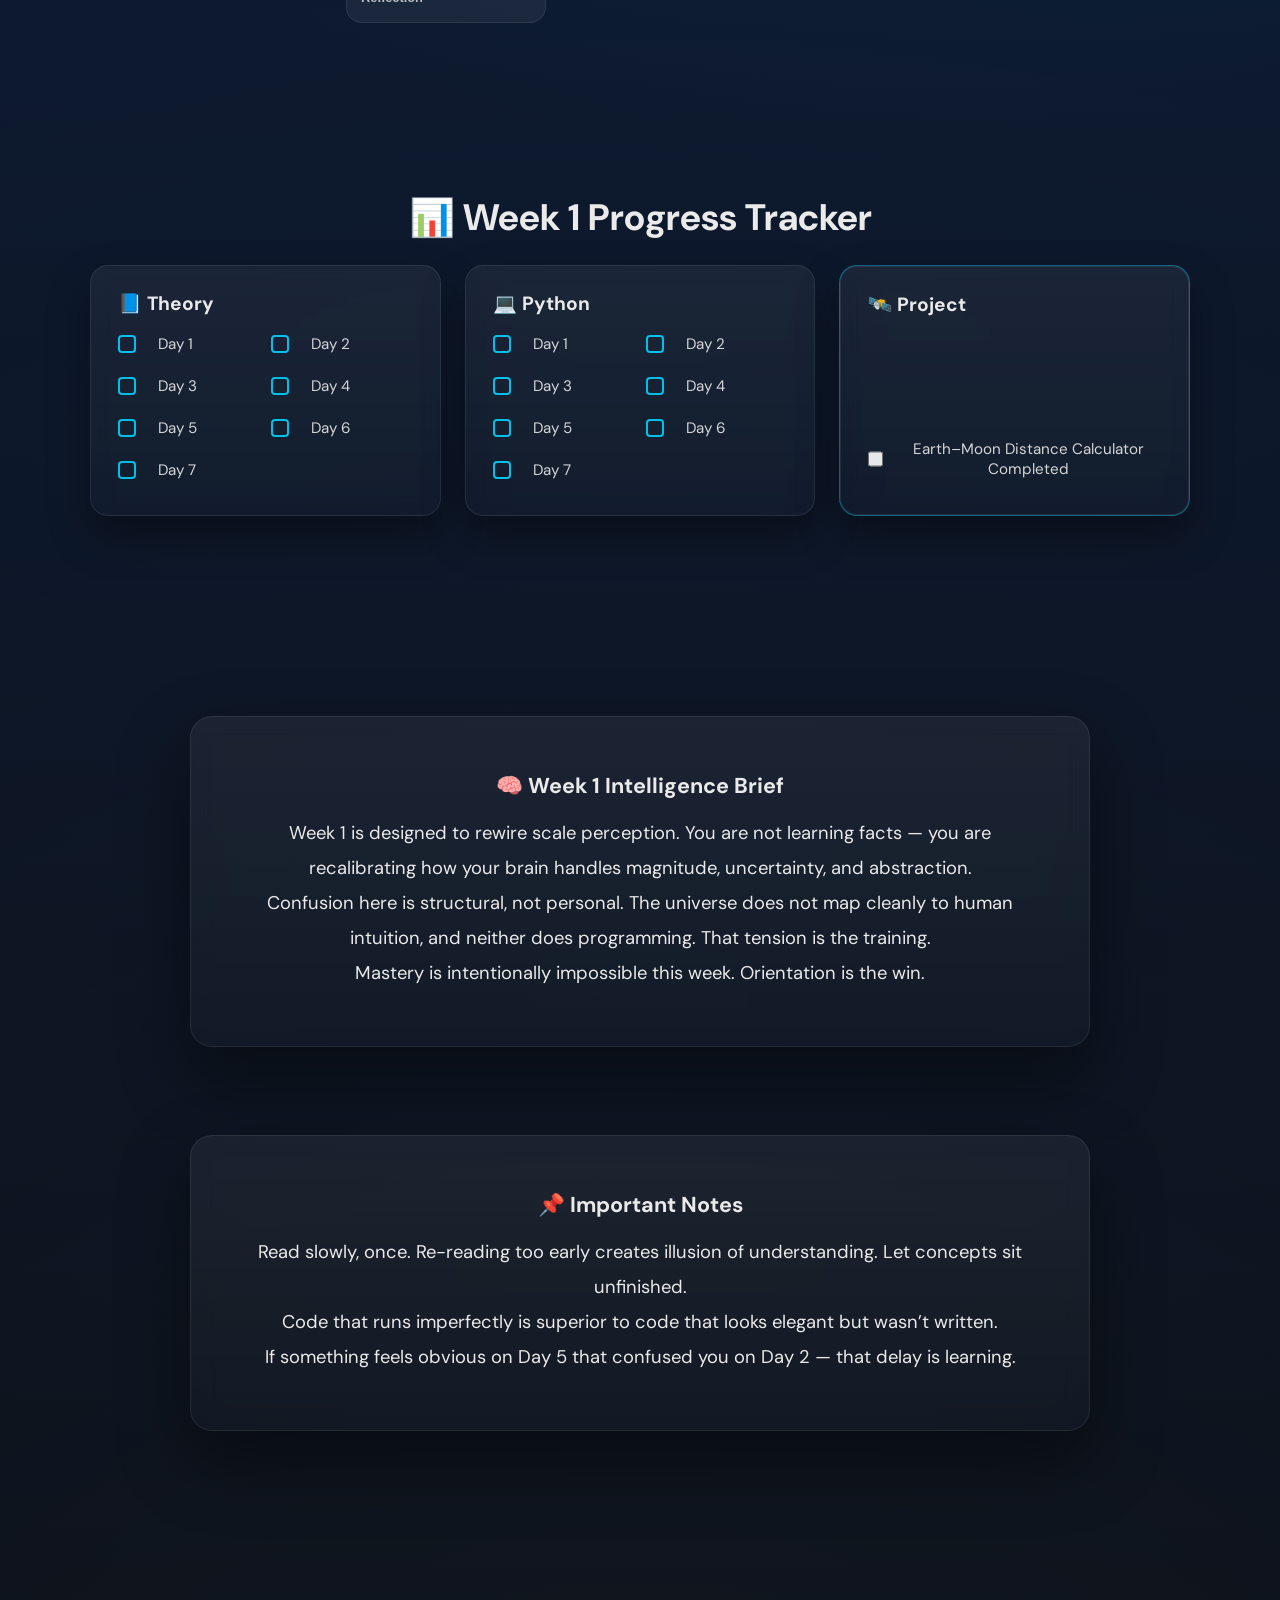
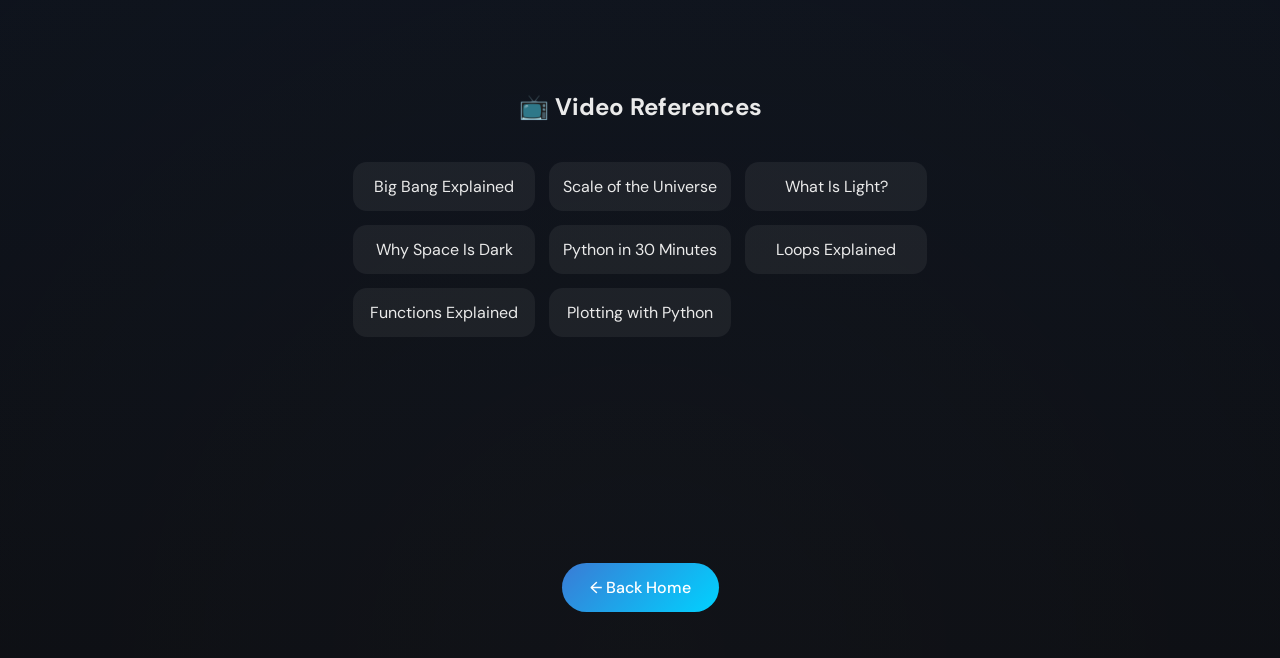
<file: SpaceTech/week2.html>
<!DOCTYPE html>
<html lang="en">
<head>
  <meta charset="UTF-8" />
  <title>Week 1 — Space Foundations</title>

  <link href="https://fonts.googleapis.com/css2?family=Space+Grotesk:wght@400;600&family=DM+Sans:wght@400;500&display=swap" rel="stylesheet">
  <link href="https://fonts.googleapis.com/css2?family=Montserrat+Alternates:wght@500;600;700&display=swap" rel="stylesheet">
  <link href="https://fonts.googleapis.com/css2?family=IBM+Plex+Sans+Condensed:wght@400;500;600&display=swap" rel="stylesheet">
  <link href="https://fonts.googleapis.com/css2?family=Sora:wght@500;600;700&display=swap" rel="stylesheet">
  <link rel="stylesheet" href="style.css">
</head>

<body>

    <div class="container">
        <div class="week-hero">
            <h1 class="week-title" id="week-title">
            <span>W</span><span>E</span><span>E</span><span>K</span><span>&nbsp;</span><span>2</span>   
            </h1>   

            <p class="subtitle">
            Light, Distance & Computation
            <span class="subtitle-tag">MISSION BRIEF</span>
            </p>
        </div>


        <div class="mission-brief-card">
            <h3>🛰️ Mission Context — Week 2</h3>

            <section class="mission-band">
                <div class="mission-band-overlay">

                    <p class="mission-lead">
                        This week shifts you from orientation to measurement.
                    </p>
                    <p class="mission-lead">
                        In Week 1, you learned what exists and how vast it is.
                        In Week 2, you learn how humans actually know anything about space at all.
                    </p>
                    <p class="mission-lead">
                        Light is not just illumination. <br>
                        Light is data.
                    </p>
                    <p class="mission-lead">
                        Your code will now start behaving less like practice exercises
                        and more like scientific instruments.<br>
                        If things feel slightly harder than Week 1 — good.<br>
                        That means progression is happening.
                    </p> 
                    
                    <div class="mission-metrics">
                        <span>⭐ Nearest star: 4.24 light-years</span>
                        <span>☀️🌍 Sun–Earth light time: 8 minutes</span>
                        <span>🌌 Milky Way size: ~100,000 light-years</span>
                    </div>    

                    <div class="mission-points">
                        <div>Why distance in space is also time</div>
                        <div>Why light is the universe’s memory</div>
                        <div>Why intuition collapses at scale</div>
                        <div>Why computation replaces imagination</div>
                    </div>
                </div>
            </section>

            

            <p class="mission-note">
                The universe cannot be touched — only measured
            </p>
        </div>



        <div class="grid">
            <div class="card">
                <h2>📘 Theory</h2>

                    <div class="card-content">
                        <p>
                        <b>Book:</b> Astrophysics for People in a Hurry<br>
                        Chapters 6–10 (10–12 pages/day)<br>
                        <b>Reading Plan: </b><br>
                        <ul>
                            <li>Day 8: Chapter 6 — Dark Energy</li>
                            <li>Day 9: Chapter 7 — The Cosmos on the Table</li>
                            <li>Day 10: Chapter 8 — On Being Round</li>
                            <li>Day 11: Chapter 9 — Invisible Stuff</li>
                            <li>Day 12: Chapter 10 — Between the Planets</li>
                            <li>Day 13: Review + notes</li>
                            <li>Day 14: No reading — video only</li>
                        </ul>
                        </p>
                    </div>
                
                <p class="card-hint">
                Don’t chase full understanding.<br>
                Notice how measurement replaces intuition in science.
                </p>


                <a class="button" target="_blank"
                    href="https://www.youtube.com/watch?v=H3KpR6EyZX0">
                    Solar System 101
                </a>

                <div class="time-breakdown">
                    <span>⏱ 20 min Theory (9:00 - 9:20 pm)</span>
                    
                </div>

            </div>

            <div class="card">
                <h2>💻 Python</h2>
                <ul>
                    <li>Day 8: NumPy arrays — why lists aren’t enough</li>
                    <li>Day 9: Array slicing — selecting meaningful subsets</li>
                    <li>Day 10: Matplotlib — line plots</li>
                    <li>Day 11: Scatter plots — visualizing relationships</li>
                    <li>Day 12: Pandas basics — tables, columns, rows</li>
                    <li>Day 13: Practice + cleanup</li>
                    <li>Day 14: OFF</li>
                </ul>
                <p class="card-hint">
                Data → Structure → Visualization → Insight
                </p>

                <div class="time-breakdown">
                    
                    <span>⏱ 40 min Python/AI (9:20 - 10:00 pm)</span>
                    
                </div>


            </div>

            <div class="card">
                <h2>🛰️ Project 2</h2>
                <p>
                    Earth vs Mars Orbit Visualization<br>
                    This is your first multi-variable scientific visualization.<br>
                    • Convert distances between km, AU, and light-years<br>
                    • Calculate how long light takes to travel that distance<br>
                    • Take user input and validate values<br>
                    • Display results clearly (numbers + meaning)
                </p>
                <p class="project-desc">
                You’ll build a scientific tool that turns abstract cosmic distances into something computable and meaningful.
                By translating distance into light-travel time, you’ll experience firsthand how astronomers interpret the universe — not as space alone, but as a record of the past.<br>
                This project strengthens your ability to handle scale, units, and precision — skills that intuition alone cannot support.
                </p>

                <div class="time-breakdown">
                    <span>⏱ 50 min Project (10:00 - 10:50 pm)</span>
                </div>

            </div>

            <div class="shutdown-strip">
                <a href="https://youtube.com/"> 
                    <button class="shutdown-btn">
                        🧘‍♂️ 10 min Shutdown / Mental Reset (10:50 - 11:00 pm)
                    </button>
                </a>
                    <p class="shutdown-hint">
                    Step away. No screens. Let the mind settle.
                    </p>
                
            </div>

        </div>
        

        <section class="week-timeline">

                <div class="timeline-header">
                    <h2>🗓️ Week 1 — Mission Timeline</h2>
                    <p class="section-intro">
                        Expand one day at a time. Focus on execution, not speed.
                    </p>
                </div>


                <div class="timeline-shell">
                <div class="timeline-days">
                    <button class="day-btn active" data-day="1">Day 1<br><span>Light as Information</span></button>
                    <button class="day-btn" data-day="2">Day 2<br><span>Distance Equals Time</span></button>
                    <button class="day-btn" data-day="3">Day 3<br><span>Human Intuition vs Cosmic Scale</span></button>
                    <button class="day-btn" data-day="4">Day 4<br><span>Measuring the Invisible</span></button>
                    <button class="day-btn" data-day="5">Day 5<br><span>Precision vs Reality</span></button>
                    <button class="day-btn" data-day="6">Day 6<br><span>Integration</span></button>
                    <button class="day-btn" data-day="7">Day 7<br><span>Reflection</span></button>
                </div>


                <div class="timeline-panel">
                    <!-- DAY 1 -->
                    <div class="day-panel active" data-day="1">
                        <div class="day-section">
                            <h4>📘 Theory</h4>
                                <p>
                                    Read the next section of Astrophysics for People in a Hurry focused on light.<br>
                                    Do not treat light as brightness — treat it as data.
                                    Every photon carries information about where it came from and what it passed through.<br><br>
                                    Your goal today is not understanding equations, but realizing this shift:<br>
                                    we don’t observe objects — we decode signals.
                                </p>
                        </div>

                        <div class="day-section">
                            <h4>💻 Python</h4>
                            <p>
                                Work with simple numbers and variables representing distances and time.<br>
                                Assign values like Sun–Earth distance and calculate light travel time using division.
                                Write code slowly. Say each step out loud.
                            </p>
                        </div>

                        <div class="day-section">
                            <h4>🧭 Reference</h4>
                            <p>
                                If the idea of “light as information” feels abstract, pause and re-read your notes — not the book.
                            </p>
                        </div>
                    </div>
                            
                    
                

                    <div class="day-panel" data-day="2">      
                        <!-- DAY 2 -->
                        <div class="day-section">
                            <h4>📘 Theory</h4>
                            <p>
                                Focus on the idea that when astronomers say “far,” they also mean “old.”<br>
                                A star 1,000 light-years away is seen as it was 1,000 years ago.<br><br>
                                Let this break your intuition.
                                This discomfort is required.
                            </p>
                        </div>

                        <div class="day-section">
                            <h4>💻 Python</h4>
                            <p>
                               <b>Convert distances: </b><br>
                                • km → AU<br>
                                • AU → light-years <br><br>

                                Don’t optimize.<br>
                                Clarity > cleverness..
                            </p>
                        </div>

                        <div class="day-section">
                            <h4>🧭 Reference</h4>
                            <p>
                                If you feel the urge to Google formulas, resist once.<br>
                                Try reasoning it out first.
                            </p>
                        </div>
                    </div>
                        

                    <div class="day-panel" data-day="3">
                        <!-- DAY 3 -->
                        <div class="day-section">
                            <h4>📘 Theory</h4>
                            <p>
                                Read slowly.<br>
                                Notice how often the book avoids numbers and uses comparisons instead.
                                That’s because the human brain collapses under large scales. <br><br>

                                Your job today is to notice why.
                            </p>
                        </div>

                        <div class="day-section">
                            <h4>💻 Python</h4>
                            <p>
                                Practice very large numbers.<br>
                                <code>Print</code> them. <br>
                                Multiply them. <br>
                                Divide them.<br>
                                Let Python do what your intuition cannot.
                            </p>
                        </div>

                        <div class="day-section">
                            <h4>🧭 Reference</h4>
                            <p>
                                Confusion today is expected.<br>
                                Do not label it as failure.
                            </p>
                        </div>
                    </div>
                            

                    <div class="day-panel" data-day="4">
                        <!-- DAY 4 -->
                        <div class="day-section">
                            <h4>📘 Theory</h4>
                            <p>
                                Learn how astronomers infer distance without touching objects.<br>
                                Brightness, redshift, and comparison — not rulers.
                                Science often measures what cannot be accessed directly.
                            </p>
                        </div>

                        <div class="day-section">
                            <h4>💻 Python</h4>
                            <p>
                                Write small functions:<br>
                                • input distance<br>
                                • output light-travel time <br><br>
                                Think in inputs → process → outputs.
                            </p>
                            
                        </div>

                        <div class="day-section">
                            <h4>🧭 Reference</h4>
                            <p>
                                If functions feel unclear, rewrite them in plain English first.
                            </p>
                        </div>
                    </div>
                        

                    <div class="day-panel" data-day="5">
                        <!-- DAY 5 -->
                        <div class="day-section">
                            <h4>📘 Theory</h4>
                            <p>
                                Read Chapter 5. This chapter introduces dark matter and the limits
                                of our current understanding. Pay attention to what scientists
                                admit they do not know.
                            </p>
                            <p>
                                This is an important mindset shift: not knowing is normal in science.
                                Progress happens by asking better questions, not by having all answers.
                            </p>
                        </div>

                        <div class="day-section">
                            <h4>💻 Python</h4>
                            <p>
                                Learn lists and basic indexing. Lists allow you to store multiple
                                related values — just like astronomers store catalogs of stars
                                or galaxies.
                            </p>
                            <p>
                                Practice creating lists, accessing elements, and looping through them.
                                Focus on understanding how data is organized.
                            </p>
                        </div>

                        <div class="day-section">
                            <h4>🧭 Reference</h4>
                            <p>
                                If lists feel confusing, visualize them as labeled boxes in order.
                                Avoid jumping ahead to complex data structures.
                            </p>
                        </div>
                    </div>
                            

                    <div class="day-panel" data-day="6">
                        <!-- DAY 6 -->
                        <div class="day-section">
                            <h4>📘 Theory</h4>
                            <p>
                                Do not read new chapters today. Instead, revisit your notes from
                                Chapters 1–5. Focus on connecting ideas rather than memorizing facts.
                            </p>
                            <p>
                                Ask yourself: How do scale, light, motion, structure, and the unknown
                                connect into a single picture of the universe?
                            </p>
                        </div>

                        <div class="day-section">
                            <h4>💻 Python</h4>
                            <p>
                                Review all Python concepts learned this week: variables, loops,
                                functions, and lists. Read your own code slowly and improve clarity.
                            </p>
                            <p>
                                Rename variables, simplify logic, and remove anything unnecessary.
                                Clean code is a habit, not an afterthought.
                            </p>
                        </div>

                        <div class="day-section">
                            <h4>🧭 Reference</h4>
                            <p>
                                If something still feels unclear, revisit notes — not tutorials.
                                Your understanding should come from synthesis, not repetition.
                            </p>
                        </div>
                    </div>
                            

                    <div class="day-panel" data-day="7">
                        <!-- DAY 7 -->
                        <div class="day-section">
                            <h4>📘 Theory</h4>
                            <p>
                                No new reading today. Instead, reflect on what surprised you most
                                about the universe this week. Which ideas challenged your intuition?
                            </p>
                            <p>
                                Write a short paragraph (even outside the dashboard) summarizing
                                how your view of space has changed.
                            </p>
                        </div>

                        <div class="day-section">
                            <h4>💻 Python</h4>
                            <p>
                                Run your code one last time. Ensure everything works.
                                Add comments explaining what each part does.
                            </p>
                            <p>
                                This prepares you for sharing and revisiting your work later.
                            </p>
                        </div>

                        <div class="day-section">
                            <h4>🧭 Reference</h4>
                            <p>
                                Resist the urge to “learn more” today. Reflection is part of learning.
                                Week 2 will build on this foundation.
                            </p>
                        </div>
                    </div>
                            
                </div>           
            
        </section>




        <section class="progress-tracker">
            <h2 class="progress-heading">📊 Week 1 Progress Tracker</h2>

            <div class="tracker-grid">

                <!-- THEORY -->
                <div class="progress-card">
                <h3>📘 Theory</h3>
                    <div class="check-grid checklist">
                        <label><input type="checkbox" id="t1"> Day 1</label>
                        <label><input type="checkbox" id="t2"> Day 2</label>
                        <label><input type="checkbox" id="t3"> Day 3</label>
                        <label><input type="checkbox" id="t4"> Day 4</label>
                        <label><input type="checkbox" id="t5"> Day 5</label>
                        <label><input type="checkbox" id="t6"> Day 6</label>
                        <label><input type="checkbox" id="t7"> Day 7</label>
                    </div>
                </div>

                <!-- PYTHON -->
                <div class="progress-card">
                <h3>💻 Python</h3>
                    <div class="check-grid checklist">
                        <label><input type="checkbox" id="p1"> Day 1</label>
                        <label><input type="checkbox" id="p2"> Day 2</label>
                        <label><input type="checkbox" id="p3"> Day 3</label>
                        <label><input type="checkbox" id="p4"> Day 4</label>
                        <label><input type="checkbox" id="p5"> Day 5</label>
                        <label><input type="checkbox" id="p6"> Day 6</label>
                        <label><input type="checkbox" id="p7"> Day 7</label>
                    </div>
                </div>

                <!-- PROJECT -->
                <div class="progress-card project-card">
                <h3>🛰️ Project</h3>

                <label class="project-check">
                    <input type="checkbox" id="w1-project">
                    Earth–Moon Distance Calculator Completed
                </label>

                <div id="projectLink" class="project-link">
                    <a href="https://github.com/" target="_blank" class="button">
                    Upload to GitHub →
                    </a>
                    <p class="hint">Paste your repository link here after uploading.</p>
                </div>
                </div>

            </div>
        </section>


        <section class="insights-wrapper">
            <div class="insights-stack">

                <div class="intel-brief">
                    <h3>🧠 Week 1 Intelligence Brief</h3>
                    <p>
                    Week 1 is designed to rewire scale perception. You are not learning facts —
                    you are recalibrating how your brain handles magnitude, uncertainty, and abstraction.
                    </p>
                    <p>
                    Confusion here is structural, not personal. The universe does not map cleanly
                    to human intuition, and neither does programming. That tension is the training.
                    </p>
                    <p>
                    Mastery is intentionally impossible this week. Orientation is the win.
                    </p>
                </div>

                <div class="important-notes">
                    <h3>📌 Important Notes</h3>
                    <p>
                    Read slowly, once. Re-reading too early creates illusion of understanding.
                    Let concepts sit unfinished.
                    </p>
                    <p>
                    Code that runs imperfectly is superior to code that looks elegant but wasn’t written.
                    </p>
                    <p>
                    If something feels obvious on Day 5 that confused you on Day 2 — that delay is learning.
                    </p>
                </div>
            </div>
        </section>


        <section class="video-references">
        <h2>📺 Video References</h2>

            <div class="video-grid">
                <a class="video-btn">Big Bang Explained</a>
                <a class="video-btn">Scale of the Universe</a>
                <a class="video-btn">What Is Light?</a>
                <a class="video-btn">Why Space Is Dark</a>
                <a class="video-btn">Python in 30 Minutes</a>
                <a class="video-btn">Loops Explained</a>
                <a class="video-btn">Functions Explained</a>
                <a class="video-btn">Plotting with Python</a>
                
            </div>
        </section>


        <div class="back-home-wrapper">
            <a href="index.html" class="button">← Back Home</a>
        </div>

    </div>

    <script src="script.js"></script>

</body>
</html>
</file>
<file: SpaceTech/style.css>
* {
  margin: 0;
  padding: 0;
  box-sizing: border-box;
}

body {
  font-family: 'DM Sans', sans-serif;
  color: #eaeaea;
  min-height: 100vh;
  overflow-x: hidden;
  background:
    radial-gradient(circle at 20% 20%, rgba(58,123,213,0.15), transparent 40%),
    radial-gradient(circle at 80% 30%, rgba(0,210,255,0.12), transparent 45%),
    radial-gradient(circle at bottom, rgba(255,255,255,0.06), transparent 60%),
    linear-gradient(180deg, #020409, #0b1d3a 40%, #020409);
}

body::before {
  content: "";
  position: fixed;
  inset: 0;
  background-image:
    radial-gradient(1px 1px at 20% 30%, #fff, transparent),
    radial-gradient(1px 1px at 80% 40%, #fff, transparent),
    radial-gradient(1px 1px at 60% 70%, #fff, transparent),
    radial-gradient(1px 1px at 30% 80%, #fff, transparent);
  opacity: 0.15;
  pointer-events: none;
}


.container {
  min-height: 100vh;
  display: flex;
  flex-direction: column;
  justify-content: center;
  align-items: center;
  text-align: center;
}

.week-title {
  font-family: 'Sora', sans-serif;
  font-size: clamp(3.4rem, 6vw, 5.2rem);
  font-weight: 500;
  letter-spacing: 0.45em;
  text-transform: uppercase;

  /* 🔒 CRITICAL: lock layout height */
  min-height: 1.2em;
  display: inline-block;

  /* visual */
  opacity: 1;
  white-space: nowrap;
}


.week-title {
  text-shadow:
    0 0 12px rgba(0,210,255,0.15),
    0 0 32px rgba(0,210,255,0.08);
}


.subtitle {
  opacity: 0.8;
  margin-bottom: 2rem;
}

.button {
  text-decoration: none;
  color: #fff;
  background: linear-gradient(135deg, #3a7bd5, #00d2ff);
  padding: 14px 28px;
  border-radius: 30px;
  font-weight: 500;
  transition: transform 0.3s ease, box-shadow 0.3s ease;
}

.button:hover {
  transform: translateY(-4px);
  box-shadow: 0 10px 30px rgba(0, 210, 255, 0.3);
}

.card {
  background: rgba(255, 255, 255, 0.06);
  backdrop-filter: blur(10px);
  border-radius: 16px;
  padding: 24px;
  margin: 16px;
  width: 320px;
  text-align: left;
  transition: transform 0.3s ease;
}

.card:hover {
  transform: translateY(-6px);
}

.card h2 {
  font-family: 'Space Grotesk', sans-serif;
  margin-bottom: 10px;
}

.card ul {
  padding-left: 20px;
}

.grid {
  display: grid;
  grid-template-columns: repeat(auto-fit, minmax(320px, 1fr));
  gap: 24px;
  max-width: 1100px;
  margin: 30px auto 60px;
  padding: 0 20px;
}

.card h2 {
  display: flex;
  align-items: center;
  gap: 10px;
}


.card {
  display: flex;
  flex-direction: column;
  justify-content: space-between;
}

.card-content {
  margin-bottom: 16px;
}

.button.small {
  align-self: flex-start;
  padding: 10px 20px;
  font-size: 0.9rem;
}

.home {
  display: flex;
  flex-direction: column;   /* THIS IS THE KEY */
}


.home-hero {
  position: relative;
  height: 100vh;
  width: 100%;
  overflow: hidden;
}

/* Background video */
.hero-video {
  position: absolute;
  inset: 0;
  width: 100%;
  height: 100%;
  object-fit: cover;
  filter: brightness(70%) contrast(110%);
}

/* Dark overlay for readability */
.hero-overlay {
  position: absolute;
  inset: 0;
  background: rgba(2, 4, 9, 0.6);
}

/* Content above video */
.hero-content {
  position: relative;
  z-index: 2;
  height: 100%;
  display: flex;
  flex-direction: column;
  justify-content: center;
  padding-left: 80px;
  max-width: 600px;
}





.logo {
  font-size: 3rem;
  margin-bottom: 10px;
}

.home-stats {
  display: flex;
  justify-content: center;
  gap: 30px;
  margin: 30px 0;
}

.home-stats div {
  text-align: center;
}

.home-stats strong {
  font-size: 1.8rem;
  display: block;
}

.home-stats span {
  font-size: 0.85rem;
  opacity: 0.8;
}

.journey {
  text-align: center;
  max-width: 800px;
  margin: 80px auto 40px;
  padding: 0 20px;
}

.journey h2 {
  font-family: 'Space Grotesk', sans-serif;
  margin-bottom: 12px;
}

.journey p {
  opacity: 0.8;
  line-height: 1.6;
}

.months {
  max-width: 1000px;
  margin: 60px auto;
  padding: 0 20px;
}

.month-card {
  background: rgba(255,255,255,0.05);
  border-radius: 20px;
  padding: 30px;
}

.month-card h3 {
  font-family: 'Space Grotesk', sans-serif;
  margin-bottom: 10px;
}

.month-goal {
  opacity: 0.85;
  margin-bottom: 20px;
}

.weeks {
  display: grid;
  grid-template-columns: repeat(auto-fit, minmax(220px, 1fr));
  gap: 12px;
}

.weeks a {
  text-decoration: none;
  background: rgba(255,255,255,0.08);
  padding: 12px 16px;
  border-radius: 14px;
  color: #fff;
  transition: transform 0.3s ease, background 0.3s ease;
}

.weeks a:hover {
  transform: translateY(-4px);
  background: rgba(0,210,255,0.25);
}


.month-preview {
  max-width: 800px;
  margin: 60px auto;
  padding: 24px;
  border-left: 3px solid rgba(0,210,255,0.6);
  opacity: 0.85;
}

.space-loop {
  position: relative;
  height: 400px;
  width: 100%;
  margin-top: 120px;
  overflow: hidden;
  background: #020409; /* fallback */
}

.space-video {
  position: absolute;
  inset: 0;
  width: 100%;
  height: 100%;
  object-fit: cover;
  opacity: 0.45;
  filter: blur(1px) brightness(85%) contrast(110%);
}



.space-overlay {
  position: relative;
  z-index: 2;
  height: 100%;
  display: flex;
  align-items: center;
  justify-content: center;
}

.space-overlay p {
  font-size: 1rem;
  letter-spacing: 1px;
  opacity: 0.7;
}

.space-section {
  position: relative;
  overflow: hidden;
  padding: 120px 0;
}

.stars-bg {
  position: absolute;
  inset: -100%;
  background-image:
    radial-gradient(1px 1px at 10% 20%, white, transparent),
    radial-gradient(1.5px 1.5px at 30% 80%, white, transparent),
    radial-gradient(1px 1px at 50% 50%, white, transparent),
    radial-gradient(2px 2px at 70% 10%, white, transparent),
    radial-gradient(1px 1px at 90% 60%, white, transparent);
  background-size: 300px 300px;
  opacity: 0.25;
  animation: starsMove 80s linear infinite;
}

.space-section .content {
  position: relative;
  z-index: 2;
}


@keyframes starsMove {
  from { transform: translateY(0); }
  to   { transform: translateY(400px); }
}

.space-section::after {
  content: "";
  position: absolute;
  inset: 0;
  background: rgba(2, 4, 9, 0.4);
  z-index: 1;
}

.end-image {
  width: 100%;
  height: 300px;
  margin-top: 120px;
  overflow: hidden;
}

.end-image img {
  width: 100%;
  height: 100%;
  object-fit: cover;
  opacity: 0.6;
  filter: brightness(80%) contrast(110%);
}

/* ===== WEEK TIMELINE (DETAILS VERSION) ===== */

.week-timeline {
  max-width: 900px;
  margin: 100px auto;
  padding: 0 20px;
}

.week-timeline {
  display: grid;
  grid-template-columns: repeat(3, 1fr);
  gap: 18px;
}

.week-timeline details {
  background: rgba(255,255,255,0.06);
  border-radius: 18px;
  padding: 18px 22px;
  margin-bottom: 16px;
  transition: background 0.3s ease;
}

.week-timeline details[open] {
  background: rgba(255,255,255,0.09);
}

.week-timeline details:last-child {
  grid-column: span 3;
}

.week-timeline details[open] {
  z-index: 2;
}

.week-timeline summary {
  font-family: 'Space Grotesk', sans-serif;
  font-size: 1.15rem;
  cursor: pointer;
  list-style: none;
}

.week-timeline summary::-webkit-details-marker {
  display: none;
}

.week-timeline summary::after {
  content: "▾";
  float: right;
  opacity: 0.6;
  transition: transform 0.3s ease;
}

.week-timeline details[open] summary::after {
  transform: rotate(180deg);
}

.day-content {
  margin-top: 16px;
  line-height: 1.6;
  opacity: 0.9;
}

.day-section {
  margin-bottom: 18px;
  text-align: left;
}

.day-section h4 {
  margin-bottom: 6px;
  font-weight: 600;
  color: #00d2ff;
}


.checklist-card {
  background: rgba(255,255,255,0.06);
  border-radius: 16px;
  padding: 24px;
  display: flex;
  flex-direction: column;
  gap: 14px;
}

.progress-tracker {
  max-width: 1100px;
  margin: 100px auto;
  padding: 10 20px;
}

.tracker-grid {
  display: grid;
  grid-template-columns: repeat(3, 1fr);
  gap: 24px;
}

.tracker-card {
  background: rgba(255,255,255,0.06);
  border-radius: 20px;
  padding: 24px;
}

.check-grid {
  display: grid;
  grid-template-columns: repeat(2, 1fr);
  gap: 12px;
}

/* Custom checkbox */
.check-grid input[type="checkbox"] {
  appearance: none;
  width: 18px;
  height: 18px;
  border-radius: 4px;
  border: 2px solid #00d2ff;
  margin-right: 10px;
  position: relative;
  cursor: pointer;
}

.check-grid input[type="checkbox"]:checked {
  background: linear-gradient(135deg, #3a7bd5, #00d2ff);
}

.project-card {
  border: 1px solid rgba(0,210,255,0.4);
}

.project-link {
  display: none;
  margin-top: 16px;
}

.timeline-grid {
  display: grid;
  grid-template-columns: repeat(3, 1fr);
  gap: 16px;
  max-width: 900px;
  margin: 40px auto;
}

.intel-notes {
  display: grid;
  grid-template-columns: 1fr 1fr;
  gap: 24px;
  max-width: 1100px;
  margin: 80px auto;
}


.insight-panel {
  max-width: 1000px;
  margin: 100px auto;
  padding: 0 20px;
  display: grid;
  grid-template-columns: repeat(auto-fit, minmax(320px, 1fr));
  gap: 24px;
}

.insight-card {
  background: rgba(255,255,255,0.05);
  border-radius: 18px;
  padding: 24px;
  line-height: 1.6;
}

.video-references {
  max-width: 900px;
  margin: 120px auto 80px;
  text-align: center;
}

.video-grid {
  display: grid;
  grid-template-columns: repeat(3, 1fr);
  gap: 14px;
  max-width: 900px;
  margin: 40px auto;
}

.video-btn {
  background: rgba(255,255,255,0.06);
  padding: 14px;
  border-radius: 14px;
  text-align: center;
  cursor: pointer;
  transition: background 0.3s ease;
}

.video-btn:hover {
  background: rgba(0,210,255,0.25);
}

.back-home-wrapper {
  margin: 120px 0 60px;
  text-align: center;
}

.mission-timeline {
  max-width: 1100px;
  margin: 100px auto;
  padding: 0 20px;
  text-align: center;
}

.timeline-subtitle {
  opacity: 0.8;
  margin-bottom: 40px;
}

.timeline-grid {
  display: grid;
  gap: 18px;
}



.week-title {
  font-family: 'Sora', sans-serif;
  font-size: 3.4rem;
  font-weight: 600;
  letter-spacing: 0.22em;
  min-height: 1.4em;
  white-space: nowrap;
  text-transform: uppercase;
}

.week-title span {
  font-weight: 600;
}

.week-title span {
  display: inline-block;
  opacity: 0;
  transform: translateY(6px);
  transition:
    opacity 0.6s ease-in-out,
    transform 0.6s ease-in-out;
}

/* When visible */
.week-title span.show {
  opacity: 1;
  transform: translateY(0);
}

.subtitle {
  font-size: 1.05rem;
  opacity: 0.85;
  letter-spacing: 0.4px;
}

.subtitle-tag {
  display: block;
  margin-top: 6px;
  font-size: 0.75rem;
  letter-spacing: 2px;
  opacity: 0.6;
  text-transform: uppercase;
}

.week-hero {
  width: 100%;
  max-width: 1100px;
  margin: 0 auto 80px;
  padding-top: 80px;      /* THIS is the key */
  text-align: center;
}

.week-title {
  letter-spacing: 6px;
  margin-left: 6px; /* tiny optical shift */
}

.universe-brief {
  display: flex;
  flex-direction: column;
  gap: 22px;
}

.universe-text {
  font-size: 1.05rem;
  line-height: 1.7;
  opacity: 0.9;
}

.universe-subline {
  display: block;
  margin-top: 10px;
  font-size: 0.9rem;
  letter-spacing: 1px;
  text-transform: uppercase;
  color: rgba(0, 210, 255, 0.8);
}

.universe-facts {
  display: flex;
  justify-content: center;
  gap: 14px;
  flex-wrap: wrap;
}

.universe-facts span {
  background: linear-gradient(
    135deg,
    rgba(255,255,255,0.08),
    rgba(255,255,255,0.02)
  );
  padding: 10px 18px;
  border-radius: 999px;
  font-size: 0.85rem;
  letter-spacing: 0.4px;
}

.card::before {
  content: "";
  position: absolute;
  top: 0;
  left: 20px;
  right: 20px;
  height: 2px;
  background: linear-gradient(90deg, transparent, #00d2ff, transparent);
  opacity: 0.4;
}

.card-hint {
  margin-top: 12px;
  font-size: 0.85rem;
  opacity: 0.7;
  border-left: 2px solid rgba(0,210,255,0.6);
  padding-left: 10px;
}

.project-desc {
  font-size: 0.95rem;
  line-height: 1.6;
  opacity: 0.85;
}

.mission-brief-card {
  max-width: 1000px;
  margin: -30px auto 30px;
  padding: 28px 32px;
  background: linear-gradient(
    180deg,
    rgba(255,255,255,0.08),
    rgba(255,255,255,0.03)
  );
  border-radius: 22px;
  backdrop-filter: blur(14px);
}

.mission-brief-card h3 {
  font-family: 'Space Grotesk', bold;
  margin-bottom: 1px;
  font-size: 2.3rem;
}

.mission-lead {
  opacity: 0.9;
  line-height: 1.7;
  margin-bottom: 8px;
}

.mission-points {
  display: flex;
  flex-wrap: wrap;
  gap: 14px;
  margin: 20px 0;
}

.mission-points div {
  background: rgba(255,255,255,0.08);
  padding: 10px 16px;
  border-radius: 20px;
  font-size: 0.9rem;
}

.mission-metrics {
  display: flex;
  flex-wrap: wrap;
  gap: 12px;
  margin: 12px 0;
}

.mission-metrics span {
  background: rgba(0,210,255,0.15);
  padding: 8px 14px;
  border-radius: 18px;
  font-size: 0.85rem;
}

.mission-note {
  margin-top: 1px;
  font-size: 0.9rem;
  opacity: 0.75;
  border-left: 3px solid rgba(0,210,255,0.6);
  padding-left: 14px;
}

/* ===== Mission Image Band ===== */

.mission-band {
  position: relative;
  margin: 80px 0 60px;
  padding: 60px 15px;
  background-image: url("assets/space-band.jpg"); /* 👈 ADD IMAGE HERE */
  background-size: cover;
  background-position: center;
  border-radius: 28px;
  overflow: hidden;
}

/* Dark cinematic overlay for readability */
.mission-band::before {
  content: "";
  position: absolute;
  inset: 0;
  background: linear-gradient(
    to bottom,
    rgba(2, 6, 15, 0.75),
    rgba(2, 6, 15, 0.85)
  );
  z-index: 1;
}

.mission-band-overlay {
  position: relative;
  z-index: 2;
  max-width: 900px;
  margin: 0 auto;
  text-align: center;
}

.mission-text {
  font-size: 1.15rem;
  line-height: 1.8;
  color: #eaeaea;
  margin-bottom: 18px;
}

.mission-goal {
  font-size: 0.9rem;
  letter-spacing: 2px;
  text-transform: uppercase;
  color: #00d2ff;
}

.week-hero {
  position: relative;

  /* FULL-BLEED FIX */
  width: 100vw;
  max-width: none;

  margin-left: 50%;
  transform: translateX(-50%);

  min-height: 70vh;

  background-image: url("assets/space-hero.jpg"); /* keep your image path */
  background-size: cover;
  background-position: center;
  background-repeat: no-repeat;

  display: flex;
  flex-direction: column;
  align-items: center;
  justify-content: center;
}

.week-hero::before {
  content: "";
  position: absolute;
  inset: 0;
  background: rgba(2, 4, 9, 0.65);
  z-index: 1;
}

.week-hero > * {
  position: relative;
  z-index: 2;
}

.timeline-grid {
  display: grid;
  grid-template-columns: repeat(3, 1fr);
  gap: 16px;
  margin: 24px 0;
}

.day-btn {
  padding: 16px;
  border-radius: 14px;
  background: rgba(255,255,255,0.06);
  color: white;
  border: none;
  cursor: pointer;
  transition: all 0.25s ease;
}

.day-btn:hover {
  transform: translateY(-4px);
  background: rgba(255,255,255,0.12);
}

.day-btn.active {
  outline: 2px solid #1fd1ff;
}

.day-btn.wide {
  grid-column: span 3;
}

.day-focus {
  margin-top: 32px;
}

.day-panel {
  display: none;
}

.day-panel.active {
  display: block;
}

.timeline-layout {
  display: grid;
  grid-template-columns: 280px 1fr;
  gap: 48px;
  margin-top: 40px;
}

.timeline-days {
  display: grid;
  grid-template-columns: repeat(2, 1fr);
  gap: 16px;
}

.day-btn {
  background: rgba(255,255,255,0.06);
  border-radius: 18px;
  padding: 18px 16px;
  text-align: left;
  color: #fff;
  font-weight: 600;
  cursor: pointer;
  transition: all 0.3s ease;
  border: 1px solid transparent;
}

.day-btn span {
  display: block;
  font-size: 0.85rem;
  opacity: 0.75;
  margin-top: 4px;
}

.day-btn:hover {
  background: rgba(255,255,255,0.1);
  transform: translateY(-3px);
}

.day-btn.active {
  border-color: #33d6ff;
  box-shadow: 0 0 0 1px rgba(51,214,255,0.4);
}

.timeline-content {
  position: relative;
}

.day-panel {
  display: none;
  background: rgba(255,255,255,0.06);
  border-radius: 24px;
  padding: 32px 36px;
  animation: fadeUp 0.4s ease;
}

.day-panel.active {
  display: block;
}

@keyframes fadeUp {
  from {
    opacity: 0;
    transform: translateY(10px);
  }
  to {
    opacity: 1;
    transform: translateY(0);
  }
}


.timeline-header {
  text-align: center;
  margin-bottom: 40px;
}

.timeline-days.horizontal {
  display: flex;
  justify-content: center;
  gap: 16px;
  flex-wrap: wrap;
  margin-bottom: 40px;
}

.day-btn {
  width: 120px;
  height: 80px;
  border-radius: 16px;
  background: rgba(255,255,255,0.05);
  border: 1px solid transparent;
  transition: all 0.3s ease;
}

.day-btn:hover {
  transform: translateY(-4px);
  background: rgba(255,255,255,0.08);
}

.day-btn.active {
  border-color: #22d3ee;
  box-shadow: 0 0 0 1px rgba(34,211,238,0.6);
}

.timeline-content {
  max-width: 720px;
  margin: 0 auto;
}

.day-panel {
  display: none;
}

.day-panel.active {
  display: block;
}

.week-timeline {
  margin-top: 80px;
}

.timeline-title,
.timeline-subtitle {
  text-align: center;
}

.timeline-shell {
  display: grid;
  grid-template-columns: 260px minmax(420px, 1fr);
  gap: 48px;
  align-items: flex-start;
  max-width: 1100px;
  margin: 48px auto 0;
}


.timeline-days {
  display: flex;
  flex-direction: column;
  gap: 16px;
  align-items: stretch;
}


.day-btn {
  width: 200px;
  height: 70px;
  border-radius: 16px;
  background: rgba(255,255,255,0.06);
  border: 1px solid rgba(255,255,255,0.08);
  color: white;
  text-align: left;
  padding: 14px;
  cursor: pointer;
  transition: all 0.3s ease;
}

.day-btn span {
  font-size: 0.8rem;
  opacity: 0.7;
}

.day-btn:hover {
  transform: translateX(6px);
  background: rgba(255,255,255,0.09);
}

.day-btn.active {
  border-color: #3fd2ff;
  box-shadow: 0 0 0 2px rgba(63,210,255,0.2);
}

.timeline-panel {
  position: relative;
  width: 100%;
  height: 520px;          /* 👈 adjust if you want taller */
  overflow: hidden;      /* 👈 THIS is the key */
}



.day-panel {
  position: absolute;
  inset: 0;
  padding: 32px 36px;
  overflow-y: auto;      /* 👈 scrolls internally */
  scrollbar-width: thin;
}



.day-panel.active {
  opacity: 1;
  transform: translateX(0);
  pointer-events: auto;
}

.timeline-header {
  display: flex;
  flex-direction: column;
  gap: 10px;
  max-width: 320px;     /* keeps it tidy */
}

.timeline-header h2 {
  margin: 0;
  font-size: 1.8rem;
  line-height: 1.2;
}

.section-intro {
  margin: 0;
  font-size: 0.95rem;
  opacity: 0.8;
}

.progress-card {
  background: linear-gradient(
    180deg,
    rgba(255, 255, 255, 0.06),
    rgba(255, 255, 255, 0.02)
  );
  border-radius: 20px;
  padding: 26px 28px;
  box-shadow:
    inset 0 0 0 1px rgba(255, 255, 255, 0.06),
    0 20px 40px rgba(0, 0, 0, 0.35);
  backdrop-filter: blur(10px);
}

.progress-card h3 {
  margin-bottom: 16px;
  font-size: 1.15rem;
  display: flex;
  align-items: center;
  gap: 8px;
}

.progress-card label {
  display: flex;
  align-items: center;
  gap: 12px;
  margin-bottom: 10px;
  font-size: 0.95rem;
  opacity: 0.9;
}

.progress-card input[type="checkbox"] {
  width: 18px;
  height: 18px;
  accent-color: #2dd4ff;
}

.project-card {
  text-align: center;
}

.project-card p {
  margin: 14px 0;
  opacity: 0.85;
}

.project-card .github-btn {
  margin-top: 18px;
  padding: 12px 22px;
  border-radius: 999px;
  font-size: 0.95rem;
  font-weight: 600;
  background: linear-gradient(135deg, #22d3ee, #3b82f6);
  color: #fff;
  border: none;
  cursor: pointer;
  box-shadow: 0 12px 30px rgba(59, 130, 246, 0.35);
  transition: transform 0.2s ease, box-shadow 0.2s ease;
}

.project-card .github-btn:hover {
  transform: translateY(-2px);
  box-shadow: 0 18px 40px rgba(59, 130, 246, 0.45);
}

.progress-card:hover {
  box-shadow:
    inset 0 0 0 1px rgba(255, 255, 255, 0.1),
    0 25px 50px rgba(0, 0, 0, 0.45);
}

.progress-card {
  background: linear-gradient(
    180deg,
    rgba(255,255,255,0.06),
    rgba(255,255,255,0.02)
  );
  border-radius: 18px;
  padding: 26px 28px;
  box-shadow:
    inset 0 0 0 1px rgba(255,255,255,0.08),
    0 20px 40px rgba(0,0,0,0.35);
  transition: transform 0.25s ease, box-shadow 0.25s ease;
}

.progress-card:hover {
  transform: translateY(-6px);
  box-shadow:
    inset 0 0 0 1px rgba(0,255,255,0.25),
    0 30px 60px rgba(0,0,0,0.45);
}

/* Headings inside cards */
.progress-card h3 {
  margin-bottom: 18px;
  font-size: 1.2rem;
}


.project-card {
  display: flex;
  flex-direction: column;
  justify-content: space-between;
}

.project-card button {
  margin: 18px auto 10px;
  padding: 12px 26px;
  border-radius: 999px;
  font-weight: 600;
}

.project-card p {
  margin-top: 10px;
  opacity: 0.85;
}

.intel-notes-layout {
  display: grid;
  grid-template-columns: 1.2fr 0.8fr;
  gap: 40px;
  margin-top: 80px;
  align-items: start;
}

/* Intelligence Brief — larger anchor card */
.intel-brief {
  background: linear-gradient(
    180deg,
    rgba(255,255,255,0.06),
    rgba(255,255,255,0.02)
  );
  padding: 36px 42px;
  border-radius: 22px;
  box-shadow:
    inset 0 0 0 1px rgba(255,255,255,0.08),
    0 30px 70px rgba(0,0,0,0.45);
}

/* Important Notes — offset downwards */
.important-notes {
  background: linear-gradient(
    180deg,
    rgba(255,255,255,0.05),
    rgba(255,255,255,0.02)
  );
  padding: 28px 34px;
  border-radius: 20px;
  box-shadow:
    inset 0 0 0 1px rgba(255,255,255,0.08),
    0 20px 50px rgba(0,0,0,0.4);
}

.intel-notes-layout {
  display: grid;
  grid-template-columns: 1fr 1fr;   /* equal width */
  gap: 40px;
  margin-top: 80px;
  align-items: stretch;             /* KEY LINE */
}

.intel-brief,
.important-notes {
  background: linear-gradient(
    180deg,
    rgba(255,255,255,0.06),
    rgba(255,255,255,0.02)
  );
  padding: 36px 42px;
  border-radius: 22px;

  box-shadow:
    inset 0 0 0 1px rgba(255,255,255,0.08),
    0 30px 70px rgba(0,0,0,0.45);

  display: flex;
  flex-direction: column;
  justify-content: center; /* centers text vertically */
}



.progress-heading {
  margin-bottom: 24px;     /* tighter gap to cards */
  margin-top: -30px;       /* pulls heading upward ONLY */
  text-align: center;      /* keep it clean and strong */
  font-size: 2.3rem;
}

.progress-heading {
  max-width: 1200px;
  margin-left: auto;
  margin-right: auto;
}


.insights-stack {
  display: flex;
  flex-direction: column;
  align-items: center;
  justify-content: center;

  width: 100%;
  margin: 80px auto 60px;
}


.intel-brief,
.important-notes {
  display: block;

  width: 100%;
  max-width: 820px;     /* narrower = more elegant */
  margin: 0 auto;       /* THIS is the real centering */

  padding: 44px 48px;
  text-align: center;
}

.intel-brief p,
.important-notes p {
  font-size: 1.05rem;   /* bigger than default */
  line-height: 1.75;
}

.intel-brief h3,
.important-notes h3 {
  font-size: 1.35rem;
  margin-bottom: 16px;
}
    
.intel-brief h2,
.important-notes h2 {
  font-size: 1.45rem;
}

.insights-stack {
  width: 100%;
  max-width: 1100px;      /* page alignment control */
  margin: 80px auto;      /* centers the WHOLE block on the page */

  display: flex;
  flex-direction: column;
  align-items: center;
}

.intel-brief,
.important-notes {
  width: 100%;
  max-width: 900px;

  margin: 0 auto 40px;    /* 👈 THIS creates spacing */
  padding: 48px 52px;

  text-align: center;
}

.intel-brief p,
.important-notes p {
  font-size: 1.1rem;
  line-height: 1.8;
}

.intel-brief h2,
.important-notes h2 {
  font-size: 1.5rem;
  margin-bottom: 18px;
}

.insights-wrapper {
  width: 100%;
  display: flex;
  justify-content: center;   /* centers stack on page */
}

.insights-stack {
  width: 100%;
  max-width: 900px;          /* controls box width */
  margin: 100px auto;        /* vertical spacing + horizontal centering */

  display: flex;
  flex-direction: column;
  align-items: center;       /* centers boxes inside */
  gap: 48px;                 /* spacing between boxes */
}

.intel-brief,
.important-notes {
  width: 100%;
  padding: 56px 64px;

  border-radius: 22px;
  background: linear-gradient(
    180deg,
    rgba(255,255,255,0.06),
    rgba(255,255,255,0.02)
  );

  text-align: center;
  backdrop-filter: blur(12px);
}

.intel-brief h2,
.important-notes h2 {
  font-size: 1.7rem;
  margin-bottom: 22px;
}

.intel-brief p,
.important-notes p {
  font-size: 1.15rem;
  line-height: 1.9;
}

.insights-stack,
.intel-brief,
.important-notes {
  position: static !important;
  left: auto !important;
  right: auto !important;
  transform: none !important;
}

.time-breakdown {
  margin-top: 28px;
  padding-top: 16px;

  display: flex;
  justify-content: space-between;
  gap: 12px;

  font-size: 0.9rem;
  color: rgba(255,255,255,0.7);

  border-top: 1px solid rgba(255,255,255,0.08);
}

.time-breakdown span {
  white-space: nowrap;
}

.time-breakdown span:first-child {
  color: #5ee7ff; /* matches your cyan accent */
}

/* --- Shutdown strip container --- */
.shutdown-strip {
  margin: 40px auto 0;
  padding: 26px 32px;

  max-width: 1100px;
  width: 100%;

  display: flex;
  flex-direction: column; /* stack button + text */
  align-items: center;
  gap: 14px;

  background: rgba(255, 255, 255, 0.04);
  border-radius: 24px;
}



.shutdown-btn {
  background: linear-gradient(
    135deg,
    rgba(120, 220, 255, 0.35),
    rgba(120, 220, 255, 0.18)
  );

  border: 1px solid rgba(120, 220, 255, 0.6);
  color: #f4fcff;

  padding: 10px 22px;
  border-radius: 999px;

  font-size: 0.85rem;
  font-weight: 600;

  cursor: pointer;
  transition: all 0.25s ease;
}

.shutdown-btn:hover {
  transform: translateY(-2px);
  box-shadow: 0 10px 26px rgba(120, 220, 255, 0.35);
}


.shutdown-hint {
  font-size: 0.82rem;
  color: rgba(255, 255, 255, 0.7);
  text-align: center;
  max-width: 420px;
  line-height: 1.4;
}

/* Space between hero image section and months */
.space-section {
  padding-top: 120px; /* creates breathing room below image */
}

.months {
  margin-top: 80px;
}

/* Month grid layout */
.months {
  display: grid;
  grid-template-columns: repeat(3, 1fr);
  gap: 48px; /* space between columns and rows */
  max-width: 1200px;
  margin: 0 auto; /* center the grid */
}

.months {
  grid-auto-flow: column;
  grid-template-rows: repeat(4, auto);
}

.month-card {
  background: rgba(255, 255, 255, 0.05);
  border-radius: 20px;
  padding: 28px 32px;
  box-shadow: 0 20px 40px rgba(0, 0, 0, 0.25);
}

.month-card h3 {
  margin-bottom: 12px;
}

.month-goal {
  margin-bottom: 20px;
}

.weeks {
  display: grid;
  gap: 12px;
}

.day-check {
  display: flex;
  flex-direction: column;
  gap: 6px;
  padding: 14px;
  border-radius: 14px;
  background: rgba(255,255,255,0.04);
  cursor: pointer;
  transition: all 0.25s ease;
}

.day-check.locked {
  opacity: 0.35;
  pointer-events: none;
}

.day-check:hover {
  background: rgba(0,210,255,0.12);
  transform: translateY(-2px);
}

.time-indicator {
  font-size: 0.8rem;
  opacity: 0.75;
}

/* MODAL */
.note-modal {
  position: fixed;
  inset: 0;
  background: rgba(0,0,0,0.7);
  display: none;
  align-items: center;
  justify-content: center;
  z-index: 999;
}

.note-box {
  background: linear-gradient(
    180deg,
    rgba(255,255,255,0.08),
    rgba(255,255,255,0.03)
  );
  padding: 28px 32px;
  border-radius: 22px;
  width: 90%;
  max-width: 420px;
  backdrop-filter: blur(14px);
}

.note-box textarea,
.note-box input {
  width: 100%;
  margin-top: 14px;
  padding: 12px;
  border-radius: 12px;
  border: none;
  background: rgba(255,255,255,0.08);
  color: white;
}

/* ===== DAILY MISSION MODAL ===== */

.note-modal {
  position: fixed;
  inset: 0;
  background: rgba(2, 4, 9, 0.85);
  backdrop-filter: blur(10px);
  display: none;
  align-items: center;
  justify-content: center;
  z-index: 999;
}

.note-box {
  width: 100%;
  max-width: 520px;
  padding: 36px 42px;

  background: linear-gradient(
    180deg,
    rgba(255,255,255,0.08),
    rgba(255,255,255,0.02)
  );

  border-radius: 24px;
  box-shadow:
    inset 0 0 0 1px rgba(255,255,255,0.08),
    0 30px 80px rgba(0,0,0,0.6);

  animation: modalRise 0.35s ease;
}

@keyframes modalRise {
  from {
    opacity: 0;
    transform: translateY(16px) scale(0.98);
  }
  to {
    opacity: 1;
    transform: translateY(0) scale(1);
  }
}

.modal-title {
  font-family: 'Space Grotesk', sans-serif;
  font-size: 1.6rem;
  margin-bottom: 6px;
}

.modal-subtitle {
  font-size: 0.95rem;
  opacity: 0.75;
  margin-bottom: 22px;
}

.modal-label {
  display: block;
  margin: 18px 0 6px;
  font-size: 0.85rem;
  letter-spacing: 1px;
  text-transform: uppercase;
  opacity: 0.75;
}

.note-box textarea,
.note-box input {
  width: 100%;
  padding: 14px 16px;
  border-radius: 14px;
  border: none;

  background: rgba(255,255,255,0.08);
  color: #fff;

  font-family: 'DM Sans', sans-serif;
  font-size: 0.95rem;
}

.note-box textarea {
  min-height: 120px;
  resize: vertical;
}

.note-box input {
  margin-bottom: 10px;
}

.modal-actions {
  display: flex;
  gap: 14px;
  margin-top: 28px;
}

.button.primary {
  flex: 1;
  background: linear-gradient(135deg, #22d3ee, #3b82f6);
  color: #fff;
}

.button.ghost {
  flex: 1;
  background: transparent;
  border: 1px solid rgba(255,255,255,0.25);
  color: #e5e7eb;
}

.button.ghost:hover {
  background: rgba(255,255,255,0.06);
}
</file>
